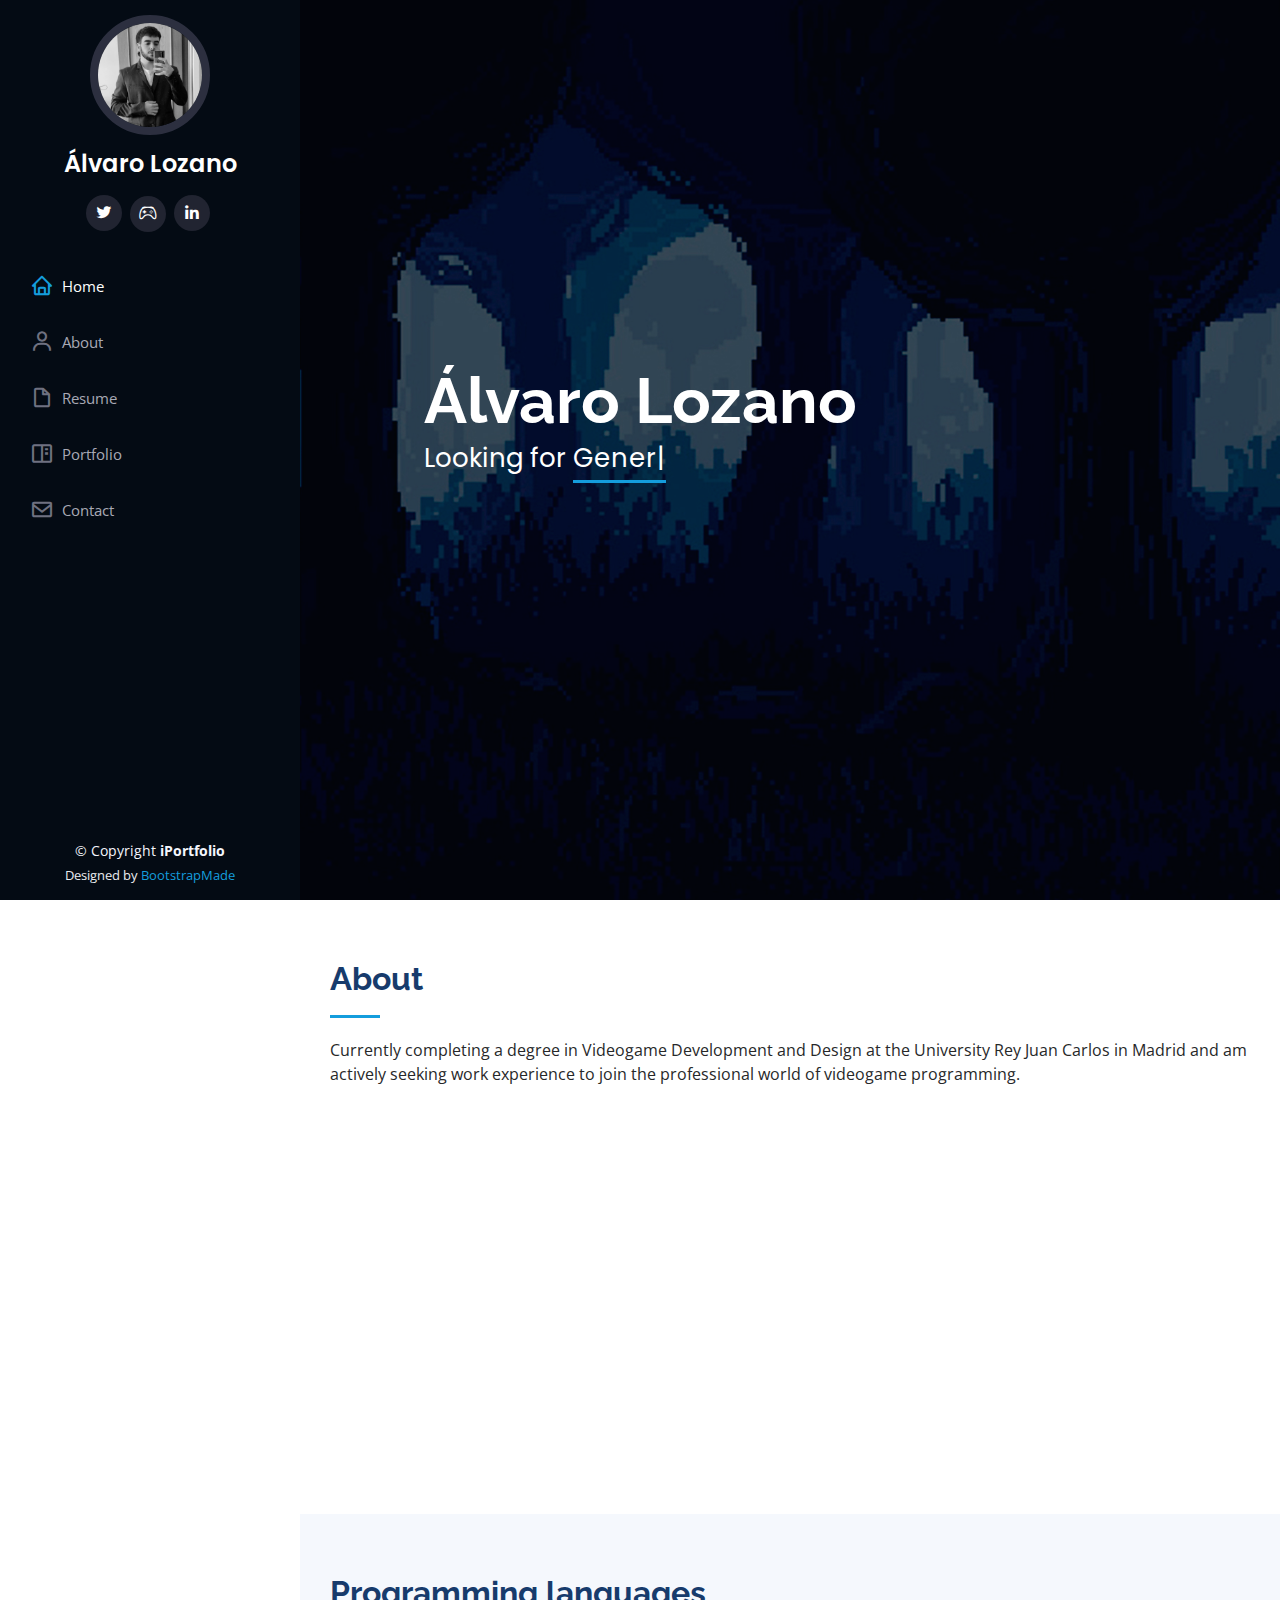
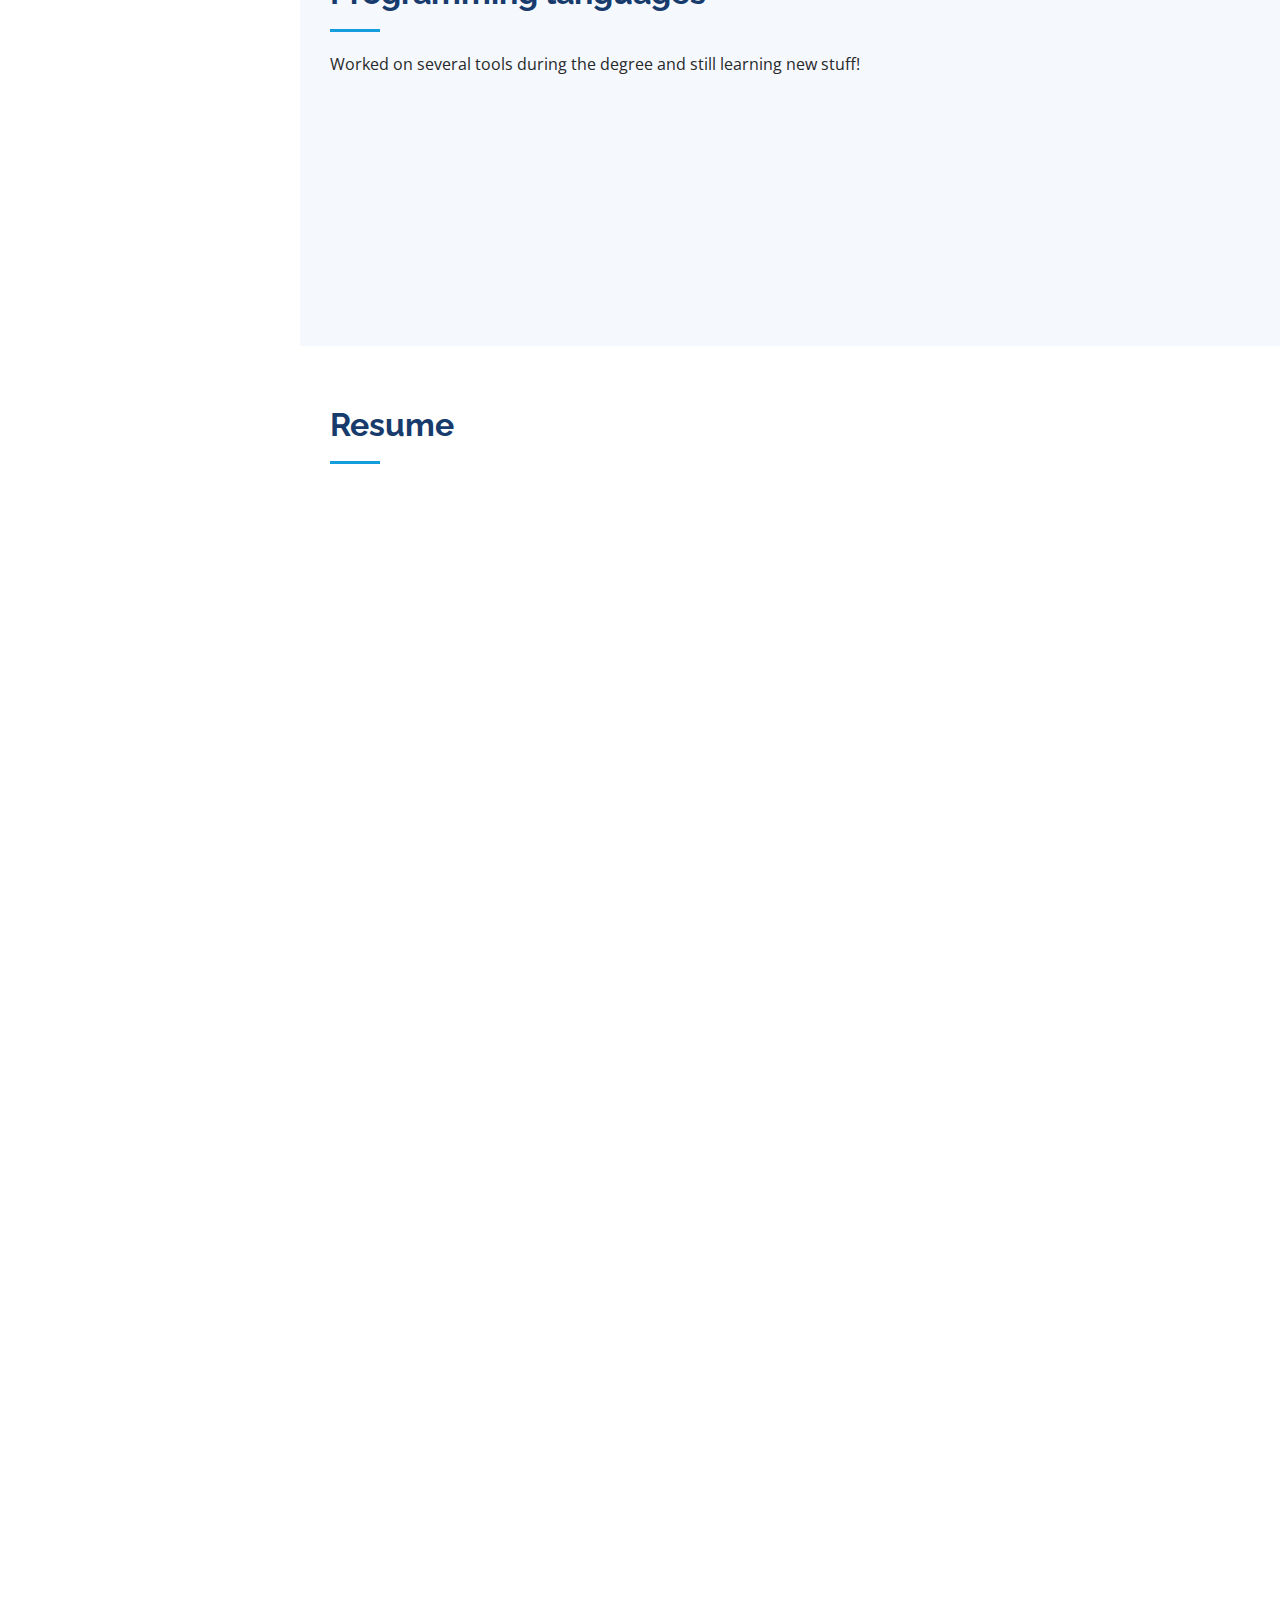
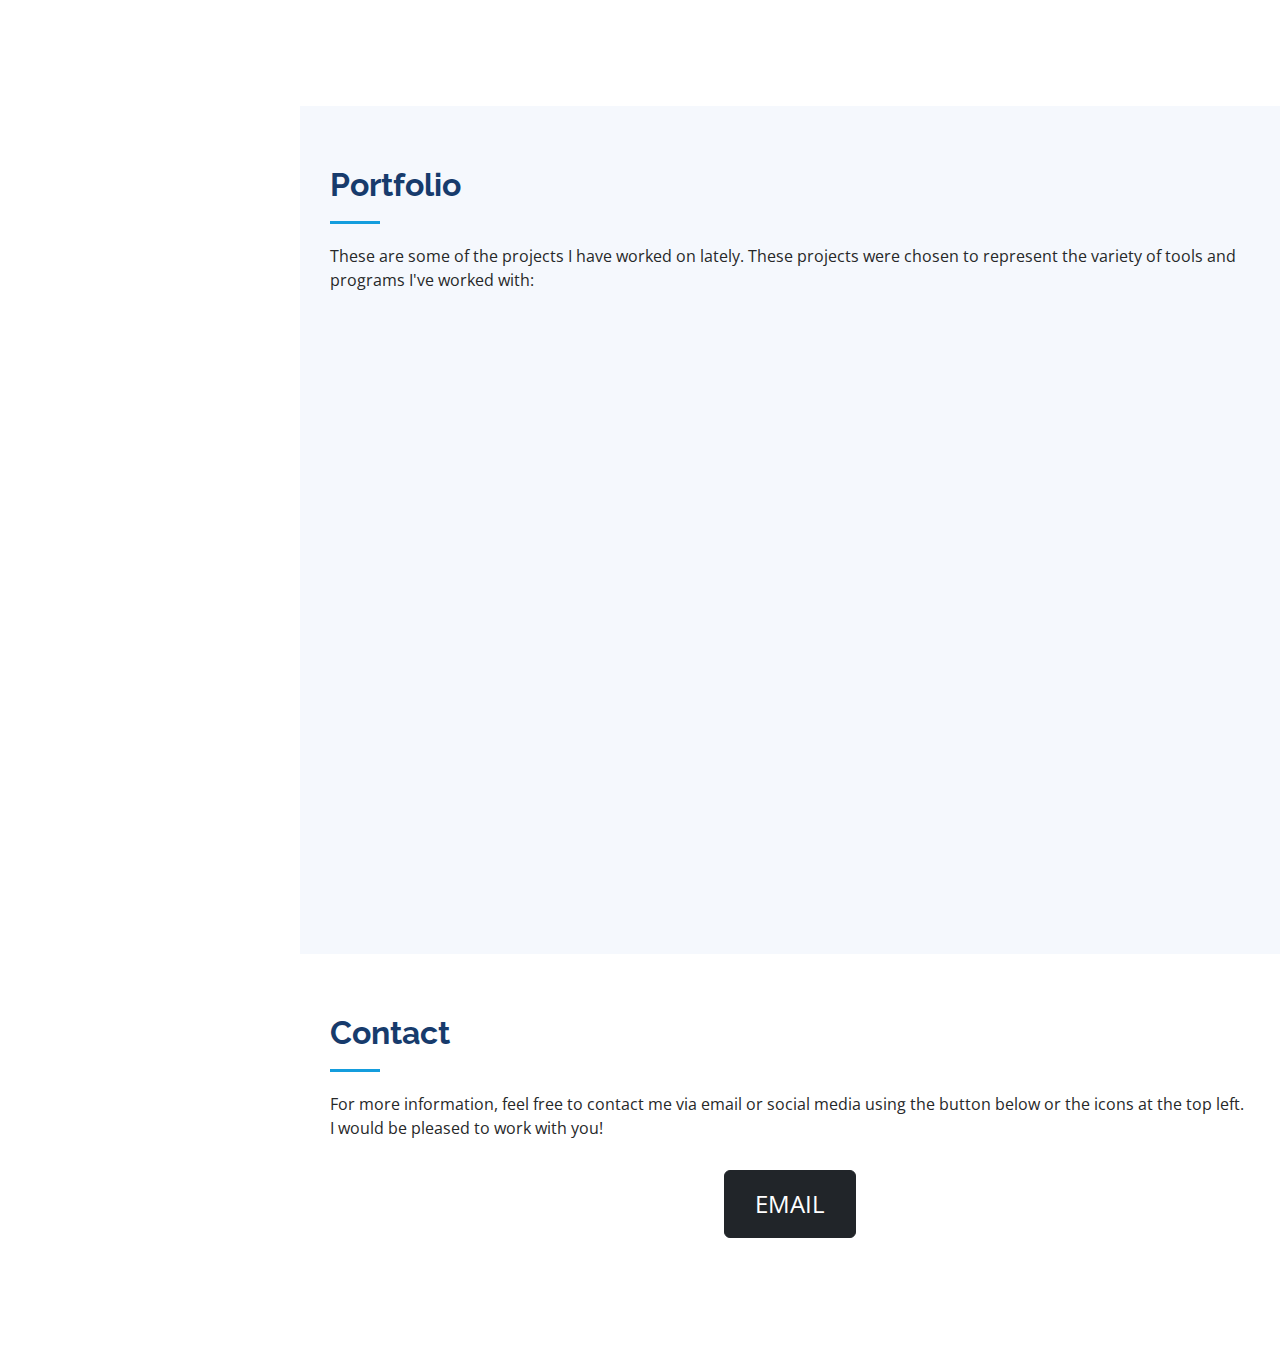
<file: index.html>
<!DOCTYPE html>
<html lang="en">

<head>
  <meta charset="utf-8">
  <meta content="width=device-width, initial-scale=1.0" name="viewport">

  <title>Álvaro Lozano portfolio and resume</title>
  <meta content="" name="description">
  <meta content="" name="keywords">

  <!-- Favicons -->
  <link href="assets/img/favicon.png" rel="icon">
  <link href="assets/img/apple-touch-icon.png" rel="apple-touch-icon">

  <!-- Google Fonts -->
  <link href="https://fonts.googleapis.com/css?family=Open+Sans:300,300i,400,400i,600,600i,700,700i|Raleway:300,300i,400,400i,500,500i,600,600i,700,700i|Poppins:300,300i,400,400i,500,500i,600,600i,700,700i" rel="stylesheet">

  <!-- Vendor CSS Files -->
  <link href="assets/vendor/aos/aos.css" rel="stylesheet">
  <link href="assets/vendor/bootstrap/css/bootstrap.min.css" rel="stylesheet">
  <link href="assets/vendor/bootstrap-icons/bootstrap-icons.css" rel="stylesheet">
  <link href="assets/vendor/boxicons/css/boxicons.min.css" rel="stylesheet">
  <link href="assets/vendor/glightbox/css/glightbox.min.css" rel="stylesheet">
  <link href="assets/vendor/swiper/swiper-bundle.min.css" rel="stylesheet">

  <!-- Template Main CSS File -->
  <link href="assets/css/style.css" rel="stylesheet">

  <!-- =======================================================
  * Template Name: iPortfolio
  * Updated: Jan 29 2024 with Bootstrap v5.3.2
  * Template URL: https://bootstrapmade.com/iportfolio-bootstrap-portfolio-websites-template/
  * Author: BootstrapMade.com
  * License: https://bootstrapmade.com/license/
  ======================================================== -->
</head>

<body>

  <!-- ======= Mobile nav toggle button ======= -->
  <i class="bi bi-list mobile-nav-toggle d-xl-none"></i>

  <!-- ======= Header ======= -->
  <header id="header">
    <div class="d-flex flex-column">

      <div class="profile">
        <img src="assets/img/profile-img.jpg" alt="" class="img-fluid rounded-circle">
        <h1 class="text-light"><a href="index.html">Álvaro Lozano</a></h1>
        <div class="social-links mt-3 text-center">
          <a href="https://twitter.com/LozanoGameDev" class="twitter"><i class="bx bxl-twitter"></i></a>
          <a href="https://lozgamedev.itch.io" class="itch.io"><i class="bi bi-controller"></i></a>
          <a href="https://www.linkedin.com/in/alvaro-lozano-de-osma-3a2522146/" class="linkedin"><i class="bx bxl-linkedin"></i></a>
        </div>
      </div>

      <nav id="navbar" class="nav-menu navbar">
        <ul>
          <li><a href="#hero" class="nav-link scrollto active"><i class="bx bx-home"></i> <span>Home</span></a></li>
          <li><a href="#about" class="nav-link scrollto"><i class="bx bx-user"></i> <span>About</span></a></li>
          <li><a href="#resume" class="nav-link scrollto"><i class="bx bx-file-blank"></i> <span>Resume</span></a></li>
          <li><a href="#portfolio" class="nav-link scrollto"><i class="bx bx-book-content"></i> <span>Portfolio</span></a></li>
          <li><a href="#contact" class="nav-link scrollto"><i class="bx bx-envelope"></i> <span>Contact</span></a></li>
        </ul>
      </nav><!-- .nav-menu -->
    </div>
  </header><!-- End Header -->

  <!-- ======= Hero Section ======= -->
  <section id="hero" class="d-flex flex-column justify-content-center align-items-center">
    <div class="hero-container" data-aos="fade-in">
      <h1>Álvaro Lozano</h1>
      <p>Looking for  <span class="typed" data-typed-items="General Purpose Programmer, Videogame Programmer"></span></p>
    </div>
  </section><!-- End Hero -->

  <main id="main">

    <!-- ======= About Section ======= -->
    <section id="about" class="about">
      <div class="container">

        <div class="section-title">
          <h2>About</h2>
          <p>Currently completing a degree in Videogame Development and Design at the University Rey Juan Carlos in Madrid and am actively seeking work experience to join the professional world of videogame programming.</p>
        </div>

        <div class="row">
          <div style="text-align: center;" class="col-lg-6" data-aos="fade-right">
            <img src="assets/img/Profile2.jpeg" class="img-fluid" alt="">
          </div>
        </div>

      </div>
    </section><!-- End About Section -->


    <!-- ======= Skills Section ======= -->
    <section id="skills" class="skills section-bg">
      <div class="container">

        <div class="section-title">
          <h2>Programming languages</h2>
          <p>Worked on several tools during the degree and still learning new stuff!</p>
        </div>

        <div class="row skills-content">

          <div class="col-lg-6" data-aos="fade-up">

            <div class="progress">
              <span class="skill">HTML/CSS/JAVASCRIPT<i class="val">60%</i></span>
              <div class="progress-bar-wrap">
                <div class="progress-bar" role="progressbar" aria-valuenow="60" aria-valuemin="0" aria-valuemax="100"></div>
              </div>
            </div>

            <div class="progress">
              <span class="skill">C <i class="val">30%</i></span>
              <div class="progress-bar-wrap">
                <div class="progress-bar" role="progressbar" aria-valuenow="30" aria-valuemin="0" aria-valuemax="100"></div>
              </div>
            </div>

            <div class="progress">
              <span class="skill">C++<i class="val">50%</i></span>
              <div class="progress-bar-wrap">
                <div class="progress-bar" role="progressbar" aria-valuenow="50" aria-valuemin="0" aria-valuemax="100"></div>
              </div>
            </div>

          </div>

          <div class="col-lg-6" data-aos="fade-up" data-aos-delay="100">

            <div class="progress">
              <span class="skill">C# <i class="val">75%</i></span>
              <div class="progress-bar-wrap">
                <div class="progress-bar" role="progressbar" aria-valuenow="75" aria-valuemin="0" aria-valuemax="100"></div>
              </div>
            </div>

            <div class="progress">
              <span class="skill">Python <i class="val">20%</i></span>
              <div class="progress-bar-wrap">
                <div class="progress-bar" role="progressbar" aria-valuenow="20" aria-valuemin="0" aria-valuemax="100"></div>
              </div>
            </div>

            <div class="progress">
              <span class="skill">Java <i class="val">30%</i></span>
              <div class="progress-bar-wrap">
                <div class="progress-bar" role="progressbar" aria-valuenow="30" aria-valuemin="0" aria-valuemax="100"></div>
              </div>
            </div>

          </div>

        </div>

      </div>
    </section><!-- End Skills Section -->

    <!-- ======= Resume Section ======= -->
    <section id="resume" class="resume">
      <div class="container">

        <div class="section-title">
          <h2>Resume</h2>
        </div>

        <div class="row">
          <div class="col-lg-6" data-aos="fade-up">
            <h3 class="resume-title">Sumary</h3>
            <div class="resume-item pb-0">
              <h4>Álvaro Lozano</h4>
              <p><em>Degree student looking for expierence in the programming field (preferably on the videogame programming industry)</em></p>
              <ul>
                <li>Madrid</li>
                <li>+34 661 633 848</li>
                <li>alvarolozano16@gmail.com</li>
              </ul>
            </div>

            <h3 class="resume-title">Education</h3>
            <div class="resume-item">
              <h4>Science High School diploma</h4>
              <h5>2018 - 2020</h5>
              <p><em>IES Máximo Trueba, Madrid</em></p>
            </div>

            <div class="resume-item">
              <h4>Cursing a degree on Videogame development and design</h4>
              <h5>2020 - Ongoing</h5>
              <p><em>University Rey Juan Carlos, Madrid</em></p>
            </div>
            
            <h3 class="resume-title">Skills</h3>
            <div class="resume-item">
              <h4>General Skills</h4>
              <ul>
                <li>Experience with long-term projects</li>
                <li>Experience working in auto-organised teams managed with with agile techniques like Kanban or Scrum</li>
                <li>Knowledge on Human-Computer Interaction and quality assurance techniques</li>
              </ul>
            </div>

          </div>
          
          <div class="col-lg-6" data-aos="fade-up" data-aos-delay="100">
            <h3 class="resume-title">Programming Skills</h3>
            <div class="resume-item">
              <h4>General Programming Skills</h4>
              <ul>
                <li>Use of polymorphism and inheritance to ensure code quality.</li>
                <li>Use of design patterns like singleton, observer, object pool, state, etc. to avoid code repetition.</li>
                <li>Knowledge of common algorithms like A*, Prim, Dijkstra, and understanding of Machine Learning techniques such as neural networks, decision trees, or deep learning.</li>
                <li>Design and manipulation of databases using specific interfaces and code with APIs.</li>
              </ul>
            </div>
            <div class="resume-item">
              <h4>Specific Programming Skills</h4>
              <ul>
                <li>Use of programming interfaces for the creation of web pages</li>
                <li>Use of CUDA for general purpouse programming in GPU</li>
                <li>Use of network related tools to pass packages between devices with API REST and WebSockets</li>
                <li>Experience with AR oriented tools like ArUco</li>
                <li>Creation of multiplatform applications on mobile devices in Android Studio using Flutter and Unity</li>
              </ul>
            </div>
            <div class="resume-item">
              <h4>Videogame-Oriented Programming Skills</h4>
              <ul>
                <li>Use of graphic APIs like OpenGL for creating simple shaders and applications.</li>
                <li>Creation of videogames for the web directly in JavaScript, using web-only graphics engines like Phaser and multiplatform engines like Unity.</li>
                <li>Creation of videogames for mobile devices using the specific sensors of the device in Unity.</li>
                <li>Creation of virtual reality videogames using Unity.</li>
                <li>Use of a basic C++ custom graphics engine and addition of modules to create a simple videogame.</li>
                <li>Knowledge of basic multiplayer videogame programming with C# in Unity.</li>
              </ul>
            </div>
          </div>
        </div>

      </div>
    </section><!-- End Resume Section -->

    <!-- ======= Portfolio Section ======= -->
    <section id="portfolio" class="portfolio section-bg">
      <div class="container">

        <div class="section-title">
          <h2>Portfolio</h2>
          <p>These are some of the projects I have worked on lately. These projects were chosen to represent the variety of tools and programs I've worked with:</p>
        </div>

        <div class="row" data-aos="fade-up">
          <div class="col-lg-12 d-flex justify-content-center">
            <ul id="portfolio-flters">
              <li data-filter="*" class="filter-active">All</li>
              <li data-filter=".filter-app">Games</li>
              <li data-filter=".filter-card">Proyects</li>
            </ul>
          </div>
        </div>

        <div class="row portfolio-container" data-aos="fade-up" data-aos-delay="100">

          <div class="col-lg-4 col-md-6 portfolio-item filter-app">
            <div class="portfolio-wrap">
              <img src="assets/img/portfolio/portfolio-1.jpg" class="img-fluid" alt="">
              <div class="portfolio-links">
                <a href="assets/img/portfolio/portfolio-1.jpg" data-gallery="portfolioGallery" class="portfolio-lightbox" title="Beyond the Trees"><i class="bx bx-plus"></i></a>
                <a href="portfolio-details.html" title="More Details"><i class="bx bx-link"></i></a>
              </div>
            </div>
          </div>

          <div class="col-lg-4 col-md-6 portfolio-item filter-app">
            <div class="portfolio-wrap">
              <img src="assets/img/portfolio/portfolio-2.jpg" class="img-fluid" alt="">
              <div class="portfolio-links">
                <a href="assets/img/portfolio/portfolio-2.jpg" data-gallery="portfolioGallery" class="portfolio-lightbox" title="Bomb Out"><i class="bx bx-plus"></i></a>
                <a href="portfolio-details-bombout.html" title="More Details"><i class="bx bx-link"></i></a>
              </div>
            </div>
          </div>

          <div class="col-lg-4 col-md-6 portfolio-item filter-app">
            <div class="portfolio-wrap">
              <img src="assets/img/portfolio/portfolio-3.jpg" class="img-fluid" alt="">
              <div class="portfolio-links">
                <a href="assets/img/portfolio/portfolio-3.jpg" data-gallery="portfolioGallery" class="portfolio-lightbox" title="Stoptime"><i class="bx bx-plus"></i></a>
                <a href="portfolio-details-proyectVR.html" title="More Details"><i class="bx bx-link"></i></a>
              </div>
            </div>
          </div>

          <div class="col-lg-4 col-md-6 portfolio-item filter-card">
            <div class="portfolio-wrap">
              <img src="assets/img/portfolio/portfolio-4.jpg" class="img-fluid" alt="">
              <div class="portfolio-links">
                <a href="assets/img/portfolio/portfolio-4.jpg" data-gallery="portfolioGallery" class="portfolio-lightbox" title="Demo created on OpenGL"><i class="bx bx-plus"></i></a>
                <a href="portfolio-details-projectOGL.html" title="More Details"><i class="bx bx-link"></i></a>
              </div>
            </div>
          </div>

          <div class="col-lg-4 col-md-6 portfolio-item filter-card">
            <div class="portfolio-wrap">
              <img src="assets/img/portfolio/portfolio-5.jpg" class="img-fluid" alt="">
              <div class="portfolio-links">
                <a href="assets/img/portfolio/portfolio-5.jpg" data-gallery="portfolioGallery" class="portfolio-lightbox" title="C++ demo videogame"><i class="bx bx-plus"></i></a>
                <a href="portfolio-details-CustomMotor.html" title="More Details"><i class="bx bx-link"></i></a>
              </div>
            </div>
          </div>

          <div class="col-lg-4 col-md-6 portfolio-item filter-app">
            <div class="portfolio-wrap">
              <img src="assets/img/portfolio/portfolio-6.jpg" class="img-fluid" alt="">
              <div class="portfolio-links">
                <a href="assets/img/portfolio/portfolio-6.jpg" data-gallery="portfolioGallery" class="portfolio-lightbox" title="Froggy Ware"><i class="bx bx-plus"></i></a>
                <a href="portfolio-details-FW.html" title="More Details"><i class="bx bx-link"></i></a>
              </div>
            </div>
          </div>
        </div>

      </div>
    </section><!-- End Portfolio Section -->

    <!-- ======= Contact Section ======= -->
    <section id="contact" class="contact">
      <div class="container">

        <div class="section-title">
          <h2>Contact</h2>
          <p>For more information, feel free to contact me via email or social media using the button below or the icons at the top left. I would be pleased to work with you!</p>
        </div>
        <div style="text-align: center;">
          <a class="btn btn-xl btn-dark" href="mailto:alvarolozano16@gmail.com" style="font-size: 24px; padding: 15px 30px;">EMAIL</a>
      </div>

        </div>
        </div>

      </div>
    </section><!-- End Contact Section -->

  </main><!-- End #main -->

  <!-- ======= Footer ======= -->
  <footer id="footer">
    <div class="container">
      <div class="copyright">
        &copy; Copyright <strong><span>iPortfolio</span></strong>
      </div>
      <div class="credits">
        <!-- All the links in the footer should remain intact. -->
        <!-- You can delete the links only if you purchased the pro version. -->
        <!-- Licensing information: https://bootstrapmade.com/license/ -->
        <!-- Purchase the pro version with working PHP/AJAX contact form: https://bootstrapmade.com/iportfolio-bootstrap-portfolio-websites-template/ -->
        Designed by <a href="https://bootstrapmade.com/">BootstrapMade</a>
      </div>
    </div>
  </footer><!-- End  Footer -->

  <a href="#" class="back-to-top d-flex align-items-center justify-content-center"><i class="bi bi-arrow-up-short"></i></a>

  <!-- Vendor JS Files -->
  <script src="assets/vendor/purecounter/purecounter_vanilla.js"></script>
  <script src="assets/vendor/aos/aos.js"></script>
  <script src="assets/vendor/bootstrap/js/bootstrap.bundle.min.js"></script>
  <script src="assets/vendor/glightbox/js/glightbox.min.js"></script>
  <script src="assets/vendor/isotope-layout/isotope.pkgd.min.js"></script>
  <script src="assets/vendor/swiper/swiper-bundle.min.js"></script>
  <script src="assets/vendor/typed.js/typed.umd.js"></script>
  <script src="assets/vendor/waypoints/noframework.waypoints.js"></script>
  <script src="assets/vendor/php-email-form/validate.js"></script>

  <!-- Template Main JS File -->
  <script src="assets/js/main.js"></script>

</body>

</html>
</file>
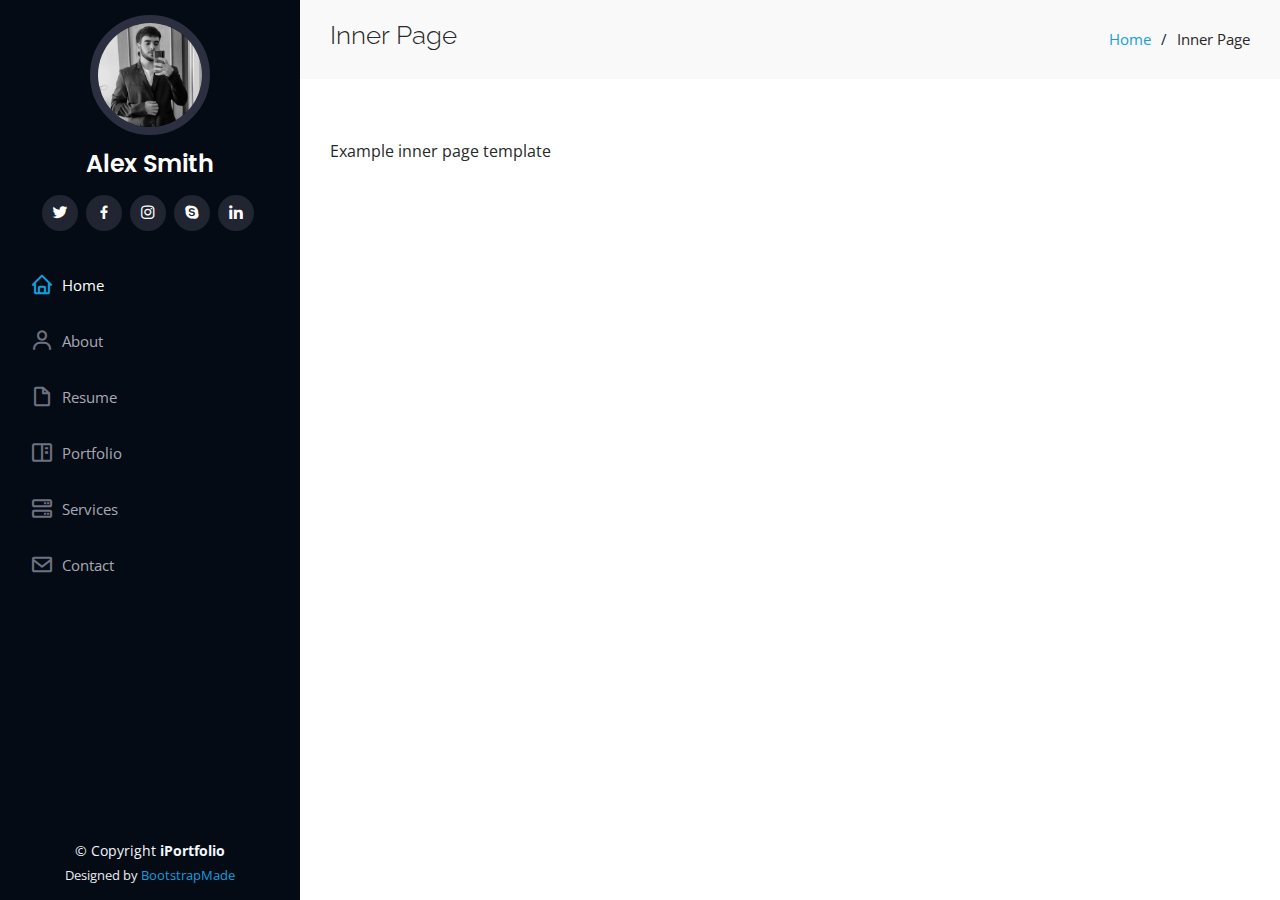
<file: inner-page.html>
<!DOCTYPE html>
<html lang="en">

<head>
  <meta charset="utf-8">
  <meta content="width=device-width, initial-scale=1.0" name="viewport">

  <title>Inner Page - iPortfolio Bootstrap Template</title>
  <meta content="" name="description">
  <meta content="" name="keywords">

  <!-- Favicons -->
  <link href="assets/img/favicon.png" rel="icon">
  <link href="assets/img/apple-touch-icon.png" rel="apple-touch-icon">

  <!-- Google Fonts -->
  <link href="https://fonts.googleapis.com/css?family=Open+Sans:300,300i,400,400i,600,600i,700,700i|Raleway:300,300i,400,400i,500,500i,600,600i,700,700i|Poppins:300,300i,400,400i,500,500i,600,600i,700,700i" rel="stylesheet">

  <!-- Vendor CSS Files -->
  <link href="assets/vendor/aos/aos.css" rel="stylesheet">
  <link href="assets/vendor/bootstrap/css/bootstrap.min.css" rel="stylesheet">
  <link href="assets/vendor/bootstrap-icons/bootstrap-icons.css" rel="stylesheet">
  <link href="assets/vendor/boxicons/css/boxicons.min.css" rel="stylesheet">
  <link href="assets/vendor/glightbox/css/glightbox.min.css" rel="stylesheet">
  <link href="assets/vendor/swiper/swiper-bundle.min.css" rel="stylesheet">

  <!-- Template Main CSS File -->
  <link href="assets/css/style.css" rel="stylesheet">

  <!-- =======================================================
  * Template Name: iPortfolio
  * Updated: Jan 29 2024 with Bootstrap v5.3.2
  * Template URL: https://bootstrapmade.com/iportfolio-bootstrap-portfolio-websites-template/
  * Author: BootstrapMade.com
  * License: https://bootstrapmade.com/license/
  ======================================================== -->
</head>

<body>

  <!-- ======= Mobile nav toggle button ======= -->
  <i class="bi bi-list mobile-nav-toggle d-xl-none"></i>

  <!-- ======= Header ======= -->
  <header id="header">
    <div class="d-flex flex-column">

      <div class="profile">
        <img src="assets/img/profile-img.jpg" alt="" class="img-fluid rounded-circle">
        <h1 class="text-light"><a href="index.html">Alex Smith</a></h1>
        <div class="social-links mt-3 text-center">
          <a href="#" class="twitter"><i class="bx bxl-twitter"></i></a>
          <a href="#" class="facebook"><i class="bx bxl-facebook"></i></a>
          <a href="#" class="instagram"><i class="bx bxl-instagram"></i></a>
          <a href="#" class="google-plus"><i class="bx bxl-skype"></i></a>
          <a href="#" class="linkedin"><i class="bx bxl-linkedin"></i></a>
        </div>
      </div>

      <nav id="navbar" class="nav-menu navbar">
        <ul>
          <li><a href="#hero" class="nav-link scrollto active"><i class="bx bx-home"></i> <span>Home</span></a></li>
          <li><a href="#about" class="nav-link scrollto"><i class="bx bx-user"></i> <span>About</span></a></li>
          <li><a href="#resume" class="nav-link scrollto"><i class="bx bx-file-blank"></i> <span>Resume</span></a></li>
          <li><a href="#portfolio" class="nav-link scrollto"><i class="bx bx-book-content"></i> <span>Portfolio</span></a></li>
          <li><a href="#services" class="nav-link scrollto"><i class="bx bx-server"></i> <span>Services</span></a></li>
          <li><a href="#contact" class="nav-link scrollto"><i class="bx bx-envelope"></i> <span>Contact</span></a></li>
        </ul>
      </nav><!-- .nav-menu -->
    </div>
  </header><!-- End Header -->

  <main id="main">

    <!-- ======= Breadcrumbs ======= -->
    <section class="breadcrumbs">
      <div class="container">

        <div class="d-flex justify-content-between align-items-center">
          <h2>Inner Page</h2>
          <ol>
            <li><a href="index.html">Home</a></li>
            <li>Inner Page</li>
          </ol>
        </div>

      </div>
    </section><!-- End Breadcrumbs -->

    <section class="inner-page">
      <div class="container">
        <p>
          Example inner page template
        </p>
      </div>
    </section>

  </main><!-- End #main -->

  <!-- ======= Footer ======= -->
  <footer id="footer">
    <div class="container">
      <div class="copyright">
        &copy; Copyright <strong><span>iPortfolio</span></strong>
      </div>
      <div class="credits">
        <!-- All the links in the footer should remain intact. -->
        <!-- You can delete the links only if you purchased the pro version. -->
        <!-- Licensing information: https://bootstrapmade.com/license/ -->
        <!-- Purchase the pro version with working PHP/AJAX contact form: https://bootstrapmade.com/iportfolio-bootstrap-portfolio-websites-template/ -->
        Designed by <a href="https://bootstrapmade.com/">BootstrapMade</a>
      </div>
    </div>
  </footer><!-- End  Footer -->

  <a href="#" class="back-to-top d-flex align-items-center justify-content-center"><i class="bi bi-arrow-up-short"></i></a>

  <!-- Vendor JS Files -->
  <script src="assets/vendor/purecounter/purecounter_vanilla.js"></script>
  <script src="assets/vendor/aos/aos.js"></script>
  <script src="assets/vendor/bootstrap/js/bootstrap.bundle.min.js"></script>
  <script src="assets/vendor/glightbox/js/glightbox.min.js"></script>
  <script src="assets/vendor/isotope-layout/isotope.pkgd.min.js"></script>
  <script src="assets/vendor/swiper/swiper-bundle.min.js"></script>
  <script src="assets/vendor/typed.js/typed.umd.js"></script>
  <script src="assets/vendor/waypoints/noframework.waypoints.js"></script>
  <script src="assets/vendor/php-email-form/validate.js"></script>

  <!-- Template Main JS File -->
  <script src="assets/js/main.js"></script>

</body>

</html>
</file>
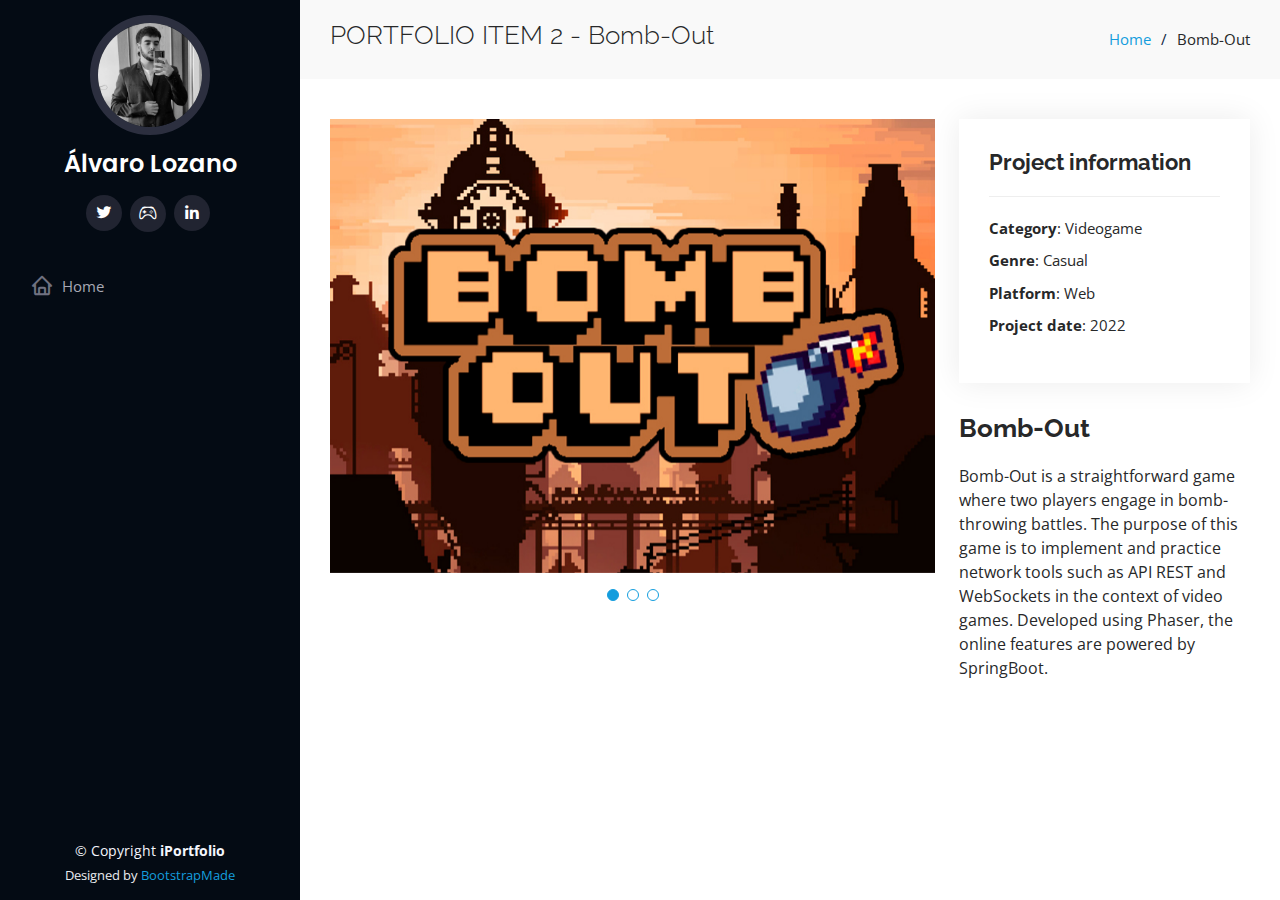
<file: portfolio-details-bombout.html>
<!DOCTYPE html>
<html lang="en">

<head>
  <meta charset="utf-8">
  <meta content="width=device-width, initial-scale=1.0" name="viewport">

  <title>Portfolio Details - iPortfolio Bootstrap Template</title>
  <meta content="" name="description">
  <meta content="" name="keywords">

  <!-- Favicons -->
  <link href="assets/img/favicon.png" rel="icon">
  <link href="assets/img/apple-touch-icon.png" rel="apple-touch-icon">

  <!-- Google Fonts -->
  <link href="https://fonts.googleapis.com/css?family=Open+Sans:300,300i,400,400i,600,600i,700,700i|Raleway:300,300i,400,400i,500,500i,600,600i,700,700i|Poppins:300,300i,400,400i,500,500i,600,600i,700,700i" rel="stylesheet">

  <!-- Vendor CSS Files -->
  <link href="assets/vendor/aos/aos.css" rel="stylesheet">
  <link href="assets/vendor/bootstrap/css/bootstrap.min.css" rel="stylesheet">
  <link href="assets/vendor/bootstrap-icons/bootstrap-icons.css" rel="stylesheet">
  <link href="assets/vendor/boxicons/css/boxicons.min.css" rel="stylesheet">
  <link href="assets/vendor/glightbox/css/glightbox.min.css" rel="stylesheet">
  <link href="assets/vendor/swiper/swiper-bundle.min.css" rel="stylesheet">

  <!-- Template Main CSS File -->
  <link href="assets/css/style.css" rel="stylesheet">

  <!-- =======================================================
  * Template Name: iPortfolio
  * Updated: Jan 29 2024 with Bootstrap v5.3.2
  * Template URL: https://bootstrapmade.com/iportfolio-bootstrap-portfolio-websites-template/
  * Author: BootstrapMade.com
  * License: https://bootstrapmade.com/license/
  ======================================================== -->
</head>

<body>

  <!-- ======= Mobile nav toggle button ======= -->
  <i class="bi bi-list mobile-nav-toggle d-xl-none"></i>

  <!-- ======= Header ======= -->
  <header id="header">
    <div class="d-flex flex-column">

      <div class="profile">
        <img src="assets/img/profile-img.jpg" alt="" class="img-fluid rounded-circle">
        <h1 class="text-light"><a href="index.html">Álvaro Lozano</a></h1>
        <div class="social-links mt-3 text-center">
          <a href="https://twitter.com/LozanoGameDev" class="twitter"><i class="bx bxl-twitter"></i></a>
          <a href="https://lozgamedev.itch.io" class="itch.io"><i class="bi bi-controller"></i></a>
          <a href="https://www.linkedin.com/in/alvaro-lozano-de-osma-3a2522146/" class="linkedin"><i class="bx bxl-linkedin"></i></a>
        </div>
      </div>

      <nav id="navbar" class="nav-menu navbar">
        <ul>
          <li><a href="index.html"><i class="bx bx-home"></i> <span>Home</span></a></li>

        </ul>
      </nav><!-- .nav-menu -->
    </div>
  </header><!-- End Header -->

  <main id="main">

    <!-- ======= Breadcrumbs ======= -->
    <section id="breadcrumbs" class="breadcrumbs">
      <div class="container">

        <div class="d-flex justify-content-between align-items-center">
          <h2>PORTFOLIO ITEM 2 - Bomb-Out</h2>
          <ol>
            <li><a href="index.html">Home</a></li>
            <li>Bomb-Out</li>
          </ol>
        </div>

      </div>
    </section><!-- End Breadcrumbs -->

    <!-- ======= Portfolio Details Section ======= -->
    <section id="portfolio-details" class="portfolio-details">
      <div class="container">

        <div class="row gy-4">

          <div class="col-lg-8">
            <div class="portfolio-details-slider swiper">
              <div class="swiper-wrapper align-items-center">

                <div class="swiper-slide">
                  <img src="assets/img/portfolio/portfolio-2.jpg" alt="">
                </div>


                <div class="swiper-slide">
                  <img src="assets/img/portfolio/portfolio-details-6.png" alt="">
                </div>
                <div class="swiper-slide">
                    <img src="assets/img/portfolio/portfolio-details-5.gif" alt="">
                  </div>
  
              </div>
              <div class="swiper-pagination"></div>
            </div>
          </div>

          <div class="col-lg-4">
            <div class="portfolio-info">
              <h3>Project information</h3>
              <ul>
                <li><strong>Category</strong>: Videogame</li>
                <li><strong>Genre</strong>: Casual</li>
                <li><strong>Platform</strong>: Web</li>                
                <li><strong>Project date</strong>: 2022</li>
              </ul>
            </div>
            <div class="portfolio-description">
              <h2>Bomb-Out</h2>
              <p>
                Bomb-Out is a straightforward game where two players engage in bomb-throwing battles. The purpose of this game is to implement and practice network tools such as API REST and WebSockets in the context of video games. Developed using Phaser, the online features are powered by SpringBoot.
                
              </p>
            </div>
          </div>

        </div>

      </div>
    </section><!-- End Portfolio Details Section -->

  </main><!-- End #main -->

  <!-- ======= Footer ======= -->
  <footer id="footer">
    <div class="container">
      <div class="copyright">
        &copy; Copyright <strong><span>iPortfolio</span></strong>
      </div>
      <div class="credits">
        <!-- All the links in the footer should remain intact. -->
        <!-- You can delete the links only if you purchased the pro version. -->
        <!-- Licensing information: https://bootstrapmade.com/license/ -->
        <!-- Purchase the pro version with working PHP/AJAX contact form: https://bootstrapmade.com/iportfolio-bootstrap-portfolio-websites-template/ -->
        Designed by <a href="https://bootstrapmade.com/">BootstrapMade</a>
      </div>
    </div>
  </footer><!-- End  Footer -->

  <a href="#" class="back-to-top d-flex align-items-center justify-content-center"><i class="bi bi-arrow-up-short"></i></a>

  <!-- Vendor JS Files -->
  <script src="assets/vendor/purecounter/purecounter_vanilla.js"></script>
  <script src="assets/vendor/aos/aos.js"></script>
  <script src="assets/vendor/bootstrap/js/bootstrap.bundle.min.js"></script>
  <script src="assets/vendor/glightbox/js/glightbox.min.js"></script>
  <script src="assets/vendor/isotope-layout/isotope.pkgd.min.js"></script>
  <script src="assets/vendor/swiper/swiper-bundle.min.js"></script>
  <script src="assets/vendor/typed.js/typed.umd.js"></script>
  <script src="assets/vendor/waypoints/noframework.waypoints.js"></script>
  <script src="assets/vendor/php-email-form/validate.js"></script>

  <!-- Template Main JS File -->
  <script src="assets/js/main.js"></script>

</body>

</html>
</file>
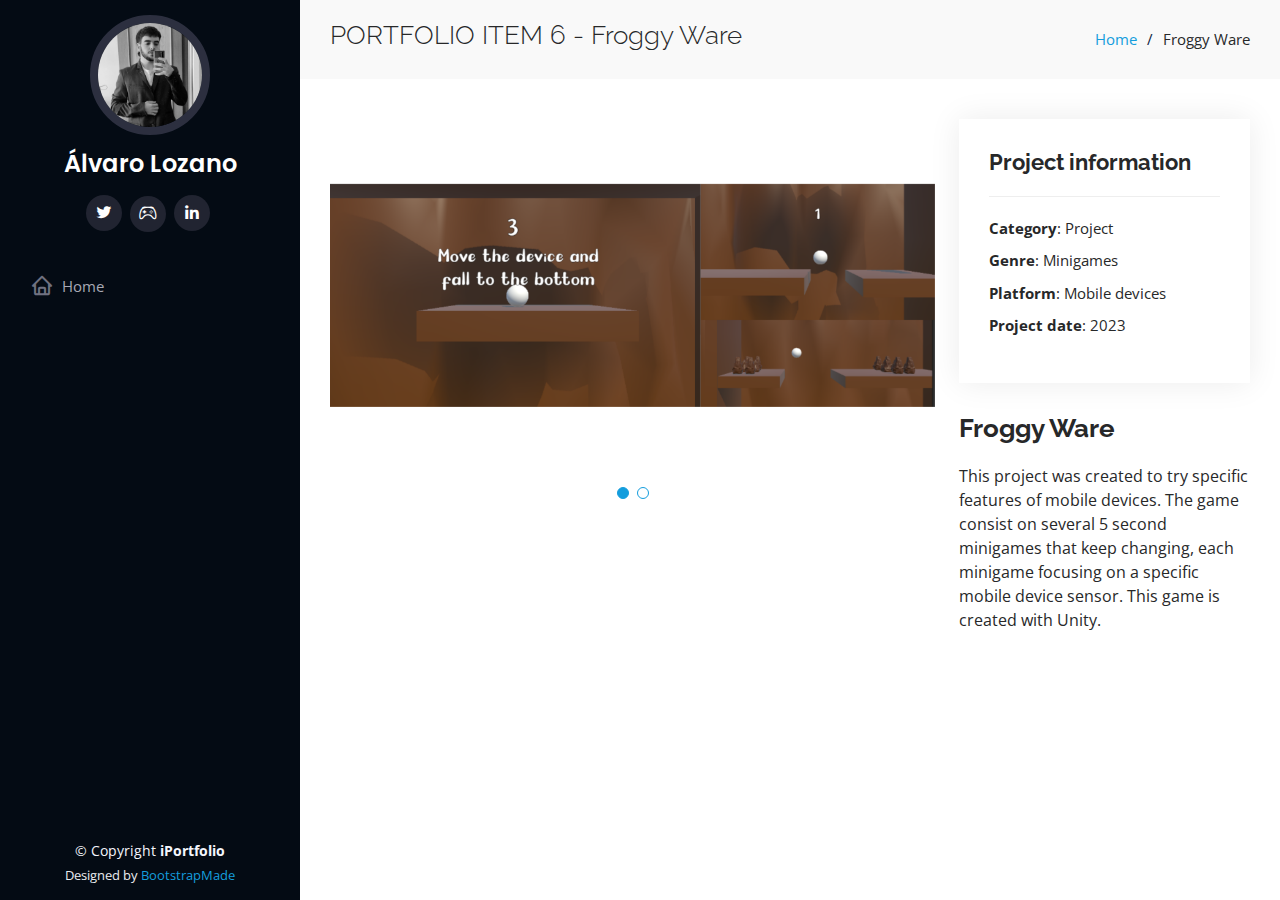
<file: portfolio-details-FW.html>
<!DOCTYPE html>
<html lang="en">

<head>
  <meta charset="utf-8">
  <meta content="width=device-width, initial-scale=1.0" name="viewport">

  <title>Portfolio Details - iPortfolio Bootstrap Template</title>
  <meta content="" name="description">
  <meta content="" name="keywords">

  <!-- Favicons -->
  <link href="assets/img/favicon.png" rel="icon">
  <link href="assets/img/apple-touch-icon.png" rel="apple-touch-icon">

  <!-- Google Fonts -->
  <link href="https://fonts.googleapis.com/css?family=Open+Sans:300,300i,400,400i,600,600i,700,700i|Raleway:300,300i,400,400i,500,500i,600,600i,700,700i|Poppins:300,300i,400,400i,500,500i,600,600i,700,700i" rel="stylesheet">

  <!-- Vendor CSS Files -->
  <link href="assets/vendor/aos/aos.css" rel="stylesheet">
  <link href="assets/vendor/bootstrap/css/bootstrap.min.css" rel="stylesheet">
  <link href="assets/vendor/bootstrap-icons/bootstrap-icons.css" rel="stylesheet">
  <link href="assets/vendor/boxicons/css/boxicons.min.css" rel="stylesheet">
  <link href="assets/vendor/glightbox/css/glightbox.min.css" rel="stylesheet">
  <link href="assets/vendor/swiper/swiper-bundle.min.css" rel="stylesheet">

  <!-- Template Main CSS File -->
  <link href="assets/css/style.css" rel="stylesheet">

  <!-- =======================================================
  * Template Name: iPortfolio
  * Updated: Jan 29 2024 with Bootstrap v5.3.2
  * Template URL: https://bootstrapmade.com/iportfolio-bootstrap-portfolio-websites-template/
  * Author: BootstrapMade.com
  * License: https://bootstrapmade.com/license/
  ======================================================== -->
</head>

<body>

  <!-- ======= Mobile nav toggle button ======= -->
  <i class="bi bi-list mobile-nav-toggle d-xl-none"></i>

  <!-- ======= Header ======= -->
  <header id="header">
    <div class="d-flex flex-column">

      <div class="profile">
        <img src="assets/img/profile-img.jpg" alt="" class="img-fluid rounded-circle">
        <h1 class="text-light"><a href="index.html">Álvaro Lozano</a></h1>
        <div class="social-links mt-3 text-center">
          <a href="https://twitter.com/LozanoGameDev" class="twitter"><i class="bx bxl-twitter"></i></a>
          <a href="https://lozgamedev.itch.io" class="itch.io"><i class="bi bi-controller"></i></a>
          <a href="https://www.linkedin.com/in/alvaro-lozano-de-osma-3a2522146/" class="linkedin"><i class="bx bxl-linkedin"></i></a>
        </div>
      </div>

      <nav id="navbar" class="nav-menu navbar">
        <ul>
          <li><a href="index.html"><i class="bx bx-home"></i> <span>Home</span></a></li>

        </ul>
      </nav><!-- .nav-menu -->
    </div>
  </header><!-- End Header -->

  <main id="main">

    <!-- ======= Breadcrumbs ======= -->
    <section id="breadcrumbs" class="breadcrumbs">
      <div class="container">

        <div class="d-flex justify-content-between align-items-center">
          <h2>PORTFOLIO ITEM 6 - Froggy Ware</h2>
          <ol>
            <li><a href="index.html">Home</a></li>
            <li>Froggy Ware</li>
          </ol>
        </div>

      </div>
    </section><!-- End Breadcrumbs -->

    <!-- ======= Portfolio Details Section ======= -->
    <section id="portfolio-details" class="portfolio-details">
      <div class="container">

        <div class="row gy-4">

          <div class="col-lg-8">
            <div class="portfolio-details-slider swiper">
              <div class="swiper-wrapper align-items-center">

                <div class="swiper-slide">
                  <img src="assets/img/portfolio/FW2.png" alt="">
                </div>              
                <div class="swiper-slide">
                  <img src="assets/img/portfolio/FW4.png" alt="">
                </div>
  
              </div>
              <div class="swiper-pagination"></div>
            </div>
          </div>

          <div class="col-lg-4">
            <div class="portfolio-info">
              <h3>Project information</h3>
              <ul>
                <li><strong>Category</strong>: Project</li>
                <li><strong>Genre</strong>: Minigames </li>                
                <li><strong>Platform</strong>: Mobile devices </li>                
                <li><strong>Project date</strong>: 2023</li>
              </ul>
            </div>
            <div class="portfolio-description">
              <h2>Froggy Ware</h2>
              <p>
                This project was created to try specific features of mobile devices. The game consist on several 5 second minigames that keep changing, each minigame focusing on a specific mobile device sensor. This game is created with Unity.              
              </p>
            </div>
          </div>

        </div>

      </div>
    </section><!-- End Portfolio Details Section -->

  </main><!-- End #main -->

  <!-- ======= Footer ======= -->
  <footer id="footer">
    <div class="container">
      <div class="copyright">
        &copy; Copyright <strong><span>iPortfolio</span></strong>
      </div>
      <div class="credits">
        <!-- All the links in the footer should remain intact. -->
        <!-- You can delete the links only if you purchased the pro version. -->
        <!-- Licensing information: https://bootstrapmade.com/license/ -->
        <!-- Purchase the pro version with working PHP/AJAX contact form: https://bootstrapmade.com/iportfolio-bootstrap-portfolio-websites-template/ -->
        Designed by <a href="https://bootstrapmade.com/">BootstrapMade</a>
      </div>
    </div>
  </footer><!-- End  Footer -->

  <a href="#" class="back-to-top d-flex align-items-center justify-content-center"><i class="bi bi-arrow-up-short"></i></a>

  <!-- Vendor JS Files -->
  <script src="assets/vendor/purecounter/purecounter_vanilla.js"></script>
  <script src="assets/vendor/aos/aos.js"></script>
  <script src="assets/vendor/bootstrap/js/bootstrap.bundle.min.js"></script>
  <script src="assets/vendor/glightbox/js/glightbox.min.js"></script>
  <script src="assets/vendor/isotope-layout/isotope.pkgd.min.js"></script>
  <script src="assets/vendor/swiper/swiper-bundle.min.js"></script>
  <script src="assets/vendor/typed.js/typed.umd.js"></script>
  <script src="assets/vendor/waypoints/noframework.waypoints.js"></script>
  <script src="assets/vendor/php-email-form/validate.js"></script>

  <!-- Template Main JS File -->
  <script src="assets/js/main.js"></script>

</body>

</html>
</file>
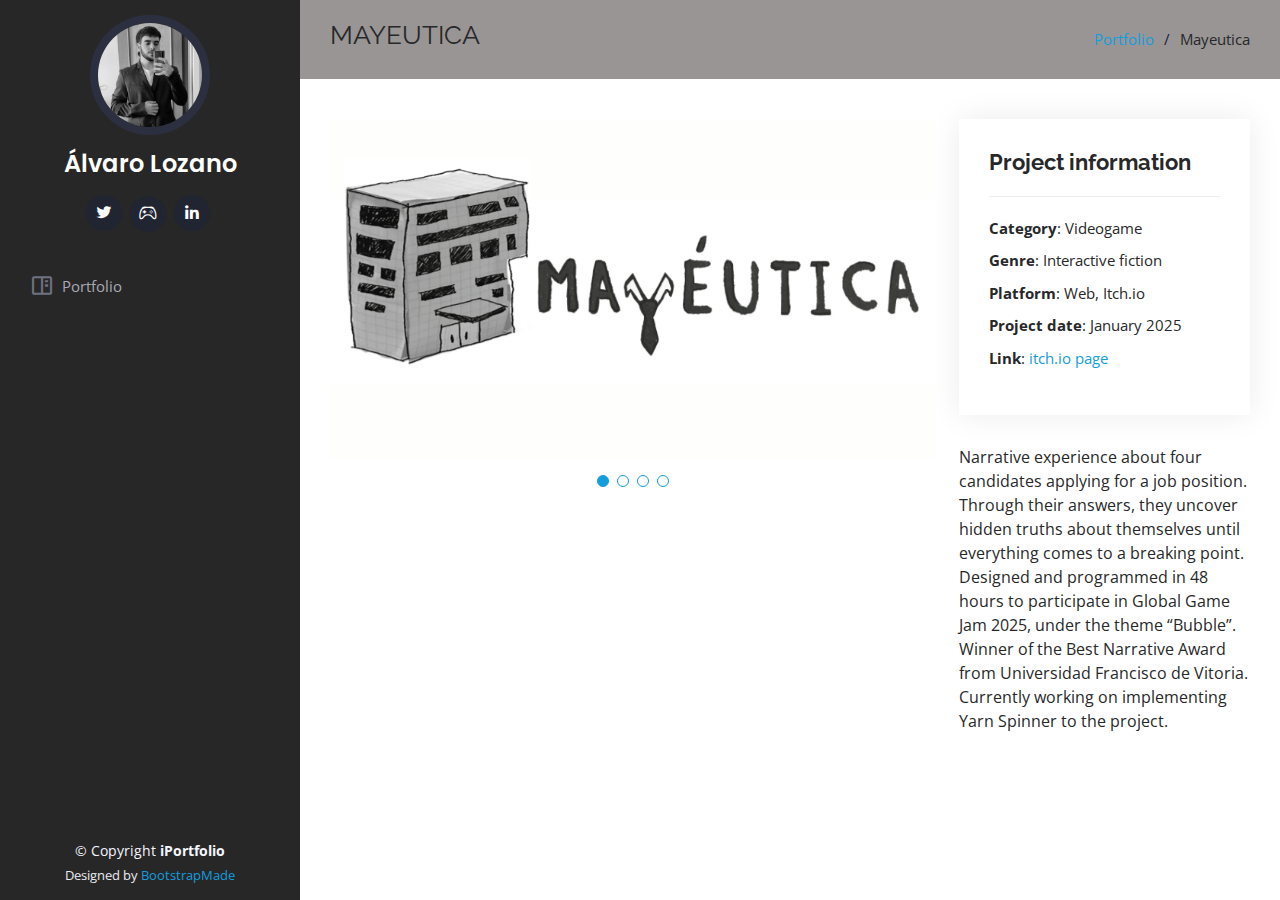
<file: portfolio-details-Mayeutica.html>
<!DOCTYPE html>
<html lang="en">

<head>
  <meta charset="utf-8">
  <meta content="width=device-width, initial-scale=1.0" name="viewport">

  <title>Portfolio - Mayeutica</title>
  <meta content="" name="description">
  <meta content="" name="keywords">

  <!-- Favicons -->
  <link href="assets/img/favicon.png" rel="icon">
  <link href="assets/img/apple-touch-icon.png" rel="apple-touch-icon">

  <!-- Google Fonts -->
  <link href="https://fonts.googleapis.com/css?family=Open+Sans:300,300i,400,400i,600,600i,700,700i|Raleway:300,300i,400,400i,500,500i,600,600i,700,700i|Poppins:300,300i,400,400i,500,500i,600,600i,700,700i" rel="stylesheet">

  <!-- Vendor CSS Files -->
  <link href="assets/vendor/aos/aos.css" rel="stylesheet">
  <link href="assets/vendor/bootstrap/css/bootstrap.min.css" rel="stylesheet">
  <link href="assets/vendor/bootstrap-icons/bootstrap-icons.css" rel="stylesheet">
  <link href="assets/vendor/boxicons/css/boxicons.min.css" rel="stylesheet">
  <link href="assets/vendor/glightbox/css/glightbox.min.css" rel="stylesheet">
  <link href="assets/vendor/swiper/swiper-bundle.min.css" rel="stylesheet">

  <!-- Template Main CSS File -->
  <link href="assets/css/style.css" rel="stylesheet">

  <!-- =======================================================
  * Template Name: iPortfolio
  * Updated: Jan 29 2024 with Bootstrap v5.3.2
  * Template URL: https://bootstrapmade.com/iportfolio-bootstrap-portfolio-websites-template/
  * Author: BootstrapMade.com
  * License: https://bootstrapmade.com/license/
  ======================================================== -->
</head>

<body>

  <!-- ======= Mobile nav toggle button ======= -->
  <i class="bi bi-list mobile-nav-toggle d-xl-none"></i>

  <!-- ======= Header ======= -->
  <header id="header" style="background-color: rgb(39,39,39);">
    <div class="d-flex flex-column">

      <div class="profile">
        <img src="assets/img/profile-img.jpg" alt="" class="img-fluid rounded-circle">
        <h1 class="text-light"><a href="index.html">Álvaro Lozano</a></h1>
        <div class="social-links mt-3 text-center">
          <a href="https://twitter.com/LozanoGameDev" class="twitter"><i class="bx bxl-twitter"></i></a>
          <a href="https://lozgamedev.itch.io" class="itch.io"><i class="bi bi-controller"></i></a>
          <a href="https://www.linkedin.com/in/alvaro-lozano-de-osma-3a2522146/" class="linkedin"><i class="bx bxl-linkedin"></i></a>
        </div>
      </div>

      <nav id="navbar" class="nav-menu navbar">
        <ul>
          <li><a href="index.html#portfolio"><i class="bx bx-book-content"></i> <span>Portfolio</span></a></li>

        </ul>
      </nav><!-- .nav-menu -->
    </div>
  </header><!-- End Header -->

  <main id="main">

    <!-- ======= Breadcrumbs ======= -->
    <section id="breadcrumbs" class="breadcrumbs" style="background-color: rgb(153, 149, 149);">
      <div class="container">

        <div class="d-flex justify-content-between align-items-center">
          <h2><strong>MAYEUTICA</strong></h2>
          <ol>
            <li><a href="index.html#portfolio">Portfolio</a></li>
            <li>Mayeutica</li>
          </ol>
        </div>

      </div>
    </section><!-- End Breadcrumbs -->

    <!-- ======= Portfolio Details Section ======= -->
    <section id="portfolio-details" class="portfolio-details">
      <div class="container">

        <div class="row gy-4">

          <div class="col-lg-8">
            <div class="portfolio-details-slider swiper">
              <div class="swiper-wrapper align-items-center">

                <div class="swiper-slide">
                  <img src="assets/img/portfolio/Portf_May4.jpg" alt="">
                </div>

                <div class="swiper-slide">
                  <img src="assets/img/portfolio/Portf_May1.png" alt="">
                </div>

                <div class="swiper-slide">
                  <img src="assets/img/portfolio/Portf_May3.png" alt="">
                </div>

                <div class="swiper-slide">
                  <img src="assets/img/portfolio/Portf_May2.png" alt="">
                </div>

              </div>
              <div class="swiper-pagination"></div>
            </div>
          </div>

          <div class="col-lg-4">
            <div class="portfolio-info">
              <h3>Project information</h3>
              <ul>
                <li><strong>Category</strong>: Videogame</li>
                <li><strong>Genre</strong>: Interactive fiction</li>
                <li><strong>Platform</strong>: Web, Itch.io </li>                
                <li><strong>Project date</strong>: January 2025</li>
                <li><strong>Link</strong>: <a href="https://robertron.itch.io/mayeutica">itch.io page</a></li>
              </ul>
            </div>
            <div class="portfolio-description">
              <p>
              Narrative experience about four candidates applying for a job position. Through their answers, they uncover hidden truths about themselves until everything comes to a breaking point. Designed and programmed in 48 hours to participate in Global Game Jam 2025, under the theme “Bubble”. Winner of the Best Narrative Award from Universidad Francisco de Vitoria. Currently working on implementing Yarn Spinner to the project.           </p>
            </div>
          </div>

        </div>

      </div>
    </section><!-- End Portfolio Details Section -->

  </main><!-- End #main -->

  <!-- ======= Footer ======= -->
  <footer id="footer" style="background-color: rgb(39, 39, 39);">
    <div class="container">
      <div class="copyright">
        &copy; Copyright <strong><span>iPortfolio</span></strong>
      </div>
      <div class="credits">
        <!-- All the links in the footer should remain intact. -->
        <!-- You can delete the links only if you purchased the pro version. -->
        <!-- Licensing information: https://bootstrapmade.com/license/ -->
        <!-- Purchase the pro version with working PHP/AJAX contact form: https://bootstrapmade.com/iportfolio-bootstrap-portfolio-websites-template/ -->
        Designed by <a href="https://bootstrapmade.com/">BootstrapMade</a>
      </div>
    </div>
  </footer><!-- End  Footer -->

  <a href="#" class="back-to-top d-flex align-items-center justify-content-center"><i class="bi bi-arrow-up-short"></i></a>

  <!-- Vendor JS Files -->
  <script src="assets/vendor/purecounter/purecounter_vanilla.js"></script>
  <script src="assets/vendor/aos/aos.js"></script>
  <script src="assets/vendor/bootstrap/js/bootstrap.bundle.min.js"></script>
  <script src="assets/vendor/glightbox/js/glightbox.min.js"></script>
  <script src="assets/vendor/isotope-layout/isotope.pkgd.min.js"></script>
  <script src="assets/vendor/swiper/swiper-bundle.min.js"></script>
  <script src="assets/vendor/typed.js/typed.umd.js"></script>
  <script src="assets/vendor/waypoints/noframework.waypoints.js"></script>
  <script src="assets/vendor/php-email-form/validate.js"></script>

  <!-- Template Main JS File -->
  <script src="assets/js/main.js"></script>

</body>

</html>
</file>
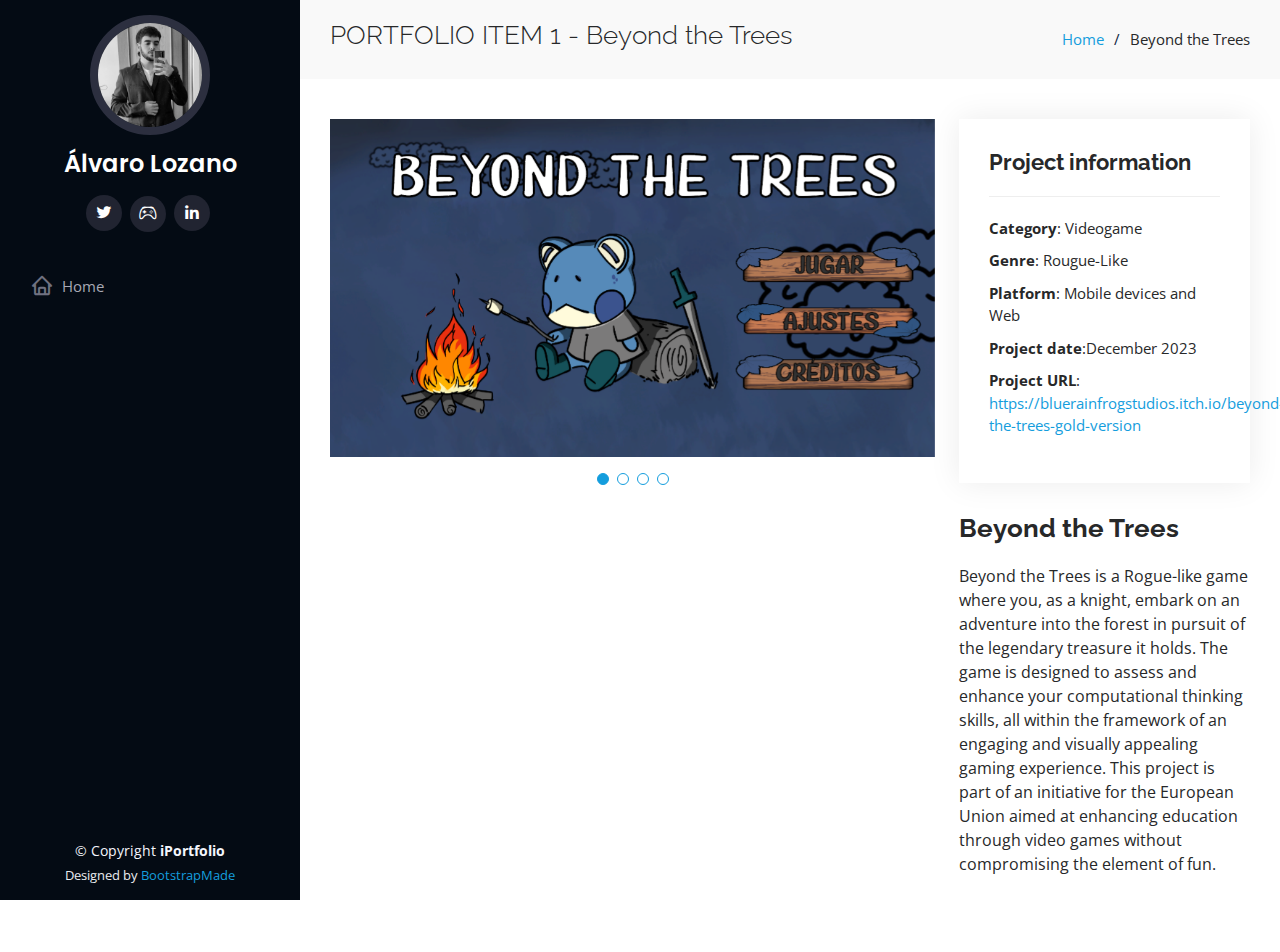
<file: portfolio-details.html>
<!DOCTYPE html>
<html lang="en">

<head>
  <meta charset="utf-8">
  <meta content="width=device-width, initial-scale=1.0" name="viewport">

  <title>Portfolio Details - iPortfolio Bootstrap Template</title>
  <meta content="" name="description">
  <meta content="" name="keywords">

  <!-- Favicons -->
  <link href="assets/img/favicon.png" rel="icon">
  <link href="assets/img/apple-touch-icon.png" rel="apple-touch-icon">

  <!-- Google Fonts -->
  <link href="https://fonts.googleapis.com/css?family=Open+Sans:300,300i,400,400i,600,600i,700,700i|Raleway:300,300i,400,400i,500,500i,600,600i,700,700i|Poppins:300,300i,400,400i,500,500i,600,600i,700,700i" rel="stylesheet">

  <!-- Vendor CSS Files -->
  <link href="assets/vendor/aos/aos.css" rel="stylesheet">
  <link href="assets/vendor/bootstrap/css/bootstrap.min.css" rel="stylesheet">
  <link href="assets/vendor/bootstrap-icons/bootstrap-icons.css" rel="stylesheet">
  <link href="assets/vendor/boxicons/css/boxicons.min.css" rel="stylesheet">
  <link href="assets/vendor/glightbox/css/glightbox.min.css" rel="stylesheet">
  <link href="assets/vendor/swiper/swiper-bundle.min.css" rel="stylesheet">

  <!-- Template Main CSS File -->
  <link href="assets/css/style.css" rel="stylesheet">

  <!-- =======================================================
  * Template Name: iPortfolio
  * Updated: Jan 29 2024 with Bootstrap v5.3.2
  * Template URL: https://bootstrapmade.com/iportfolio-bootstrap-portfolio-websites-template/
  * Author: BootstrapMade.com
  * License: https://bootstrapmade.com/license/
  ======================================================== -->
</head>

<body>

  <!-- ======= Mobile nav toggle button ======= -->
  <i class="bi bi-list mobile-nav-toggle d-xl-none"></i>

  <!-- ======= Header ======= -->
  <header id="header">
    <div class="d-flex flex-column">

      <div class="profile">
        <img src="assets/img/profile-img.jpg" alt="" class="img-fluid rounded-circle">
        <h1 class="text-light"><a href="index.html">Álvaro Lozano</a></h1>
        <div class="social-links mt-3 text-center">
          <a href="https://twitter.com/LozanoGameDev" class="twitter"><i class="bx bxl-twitter"></i></a>
          <a href="https://lozgamedev.itch.io" class="itch.io"><i class="bi bi-controller"></i></a>
          <a href="https://www.linkedin.com/in/alvaro-lozano-de-osma-3a2522146/" class="linkedin"><i class="bx bxl-linkedin"></i></a>
        </div>
      </div>

      <nav id="navbar" class="nav-menu navbar">
        <ul>
          <li><a href="index.html"><i class="bx bx-home"></i> <span>Home</span></a></li>

        </ul>
      </nav><!-- .nav-menu -->
    </div>
  </header><!-- End Header -->

  <main id="main">

    <!-- ======= Breadcrumbs ======= -->
    <section id="breadcrumbs" class="breadcrumbs">
      <div class="container">

        <div class="d-flex justify-content-between align-items-center">
          <h2>PORTFOLIO ITEM 1 - Beyond the Trees</h2>
          <ol>
            <li><a href="index.html">Home</a></li>
            <li>Beyond the Trees</li>
          </ol>
        </div>

      </div>
    </section><!-- End Breadcrumbs -->

    <!-- ======= Portfolio Details Section ======= -->
    <section id="portfolio-details" class="portfolio-details">
      <div class="container">

        <div class="row gy-4">

          <div class="col-lg-8">
            <div class="portfolio-details-slider swiper">
              <div class="swiper-wrapper align-items-center">

                <div class="swiper-slide">
                  <img src="assets/img/portfolio/portfolio-details-3.png" alt="">
                </div>

                <div class="swiper-slide">
                  <img src="assets/img/portfolio/portfolio-details-2.png" alt="">
                </div>

                <div class="swiper-slide">
                  <img src="assets/img/portfolio/portfolio-details-1.png" alt="">
                </div>

                <div class="swiper-slide">
                  <img src="assets/img/portfolio/portfolio-details-4.png" alt="">
                </div>

              </div>
              <div class="swiper-pagination"></div>
            </div>
          </div>

          <div class="col-lg-4">
            <div class="portfolio-info">
              <h3>Project information</h3>
              <ul>
                <li><strong>Category</strong>: Videogame</li>
                <li><strong>Genre</strong>: Rougue-Like</li>
                <li><strong>Platform</strong>: Mobile devices and Web</li>                
                <li><strong>Project date</strong>:December 2023</li>
                <li><strong>Project URL</strong>: <a href="#">https://bluerainfrogstudios.itch.io/beyond-the-trees-gold-version</a></li>
              </ul>
            </div>
            <div class="portfolio-description">
              <h2>Beyond the Trees</h2>
              <p>
                Beyond the Trees is a Rogue-like game where you, as a knight, embark on an adventure into the forest in pursuit of the legendary treasure it holds. The game is designed to assess and enhance your computational thinking skills, all within the framework of an engaging and visually appealing gaming experience. This project is part of an initiative for the European Union aimed at enhancing education through video games without compromising the element of fun.
              </p>
            </div>
          </div>

        </div>

      </div>
    </section><!-- End Portfolio Details Section -->

  </main><!-- End #main -->

  <!-- ======= Footer ======= -->
  <footer id="footer">
    <div class="container">
      <div class="copyright">
        &copy; Copyright <strong><span>iPortfolio</span></strong>
      </div>
      <div class="credits">
        <!-- All the links in the footer should remain intact. -->
        <!-- You can delete the links only if you purchased the pro version. -->
        <!-- Licensing information: https://bootstrapmade.com/license/ -->
        <!-- Purchase the pro version with working PHP/AJAX contact form: https://bootstrapmade.com/iportfolio-bootstrap-portfolio-websites-template/ -->
        Designed by <a href="https://bootstrapmade.com/">BootstrapMade</a>
      </div>
    </div>
  </footer><!-- End  Footer -->

  <a href="#" class="back-to-top d-flex align-items-center justify-content-center"><i class="bi bi-arrow-up-short"></i></a>

  <!-- Vendor JS Files -->
  <script src="assets/vendor/purecounter/purecounter_vanilla.js"></script>
  <script src="assets/vendor/aos/aos.js"></script>
  <script src="assets/vendor/bootstrap/js/bootstrap.bundle.min.js"></script>
  <script src="assets/vendor/glightbox/js/glightbox.min.js"></script>
  <script src="assets/vendor/isotope-layout/isotope.pkgd.min.js"></script>
  <script src="assets/vendor/swiper/swiper-bundle.min.js"></script>
  <script src="assets/vendor/typed.js/typed.umd.js"></script>
  <script src="assets/vendor/waypoints/noframework.waypoints.js"></script>
  <script src="assets/vendor/php-email-form/validate.js"></script>

  <!-- Template Main JS File -->
  <script src="assets/js/main.js"></script>

</body>

</html>
</file>
<file: assets/css/style.css>
/**
* Template Name: iPortfolio
* Updated: Jan 29 2024 with Bootstrap v5.3.2
* Template URL: https://bootstrapmade.com/iportfolio-bootstrap-portfolio-websites-template/
* Author: BootstrapMade.com
* License: https://bootstrapmade.com/license/
*/

/*--------------------------------------------------------------
# General
--------------------------------------------------------------*/
body {
  font-family: "Open Sans", sans-serif;
  color: #272829;
}

a {
  color: #149ddd;
  text-decoration: none;
}

a:hover {
  color: #37b3ed;
  text-decoration: none;
}

h1,
h2,
h3,
h4,
h5,
h6 {
  font-family: "Raleway", sans-serif;
}

/*--------------------------------------------------------------
# Back to top button
--------------------------------------------------------------*/
.back-to-top {
  position: fixed;
  visibility: hidden;
  opacity: 0;
  right: 15px;
  bottom: 15px;
  z-index: 996;
  background: #149ddd;
  width: 40px;
  height: 40px;
  border-radius: 50px;
  transition: all 0.4s;
}

.back-to-top i {
  font-size: 28px;
  color: #fff;
  line-height: 0;
}

.back-to-top:hover {
  background: #2eafec;
  color: #fff;
}

.back-to-top.active {
  visibility: visible;
  opacity: 1;
}

/*--------------------------------------------------------------
# Header
--------------------------------------------------------------*/
#header {
  position: fixed;
  top: 0;
  left: 0;
  bottom: 0;
  width: 300px;
  transition: all ease-in-out 0.5s;
  z-index: 9997;
  transition: all 0.5s;
  padding: 0 15px;
  background: #040b14;
  overflow-y: auto;
}

#header .profile img {
  margin: 15px auto;
  display: block;
  width: 120px;
  border: 8px solid #2c2f3f;
}

#header .profile h1 {
  font-size: 24px;
  margin: 0;
  padding: 0;
  font-weight: 600;
  -moz-text-align-last: center;
  text-align-last: center;
  font-family: "Poppins", sans-serif;
}

#header .profile h1 a,
#header .profile h1 a:hover {
  color: #fff;
  text-decoration: none;
}

#header .profile .social-links a {
  font-size: 18px;
  display: inline-block;
  background: #212431;
  color: #fff;
  line-height: 1;
  padding: 8px 0;
  margin-right: 4px;
  border-radius: 50%;
  text-align: center;
  width: 36px;
  height: 36px;
  transition: 0.3s;
}

#header .profile .social-links a:hover {
  background: #149ddd;
  color: #fff;
  text-decoration: none;
}

#main {
  margin-left: 300px;
}

.container,
.container-fluid {
  padding-left: 30px;
  padding-right: 30px;
}

@media (max-width: 1199px) {
  #header {
    left: -300px;
  }

  #main {
    margin-left: 0;
  }

  .container,
  .container-fluid {
    padding-left: 12px;
    padding-right: 12px;
  }
}

/*--------------------------------------------------------------
# Navigation Menu
--------------------------------------------------------------*/
/* Desktop Navigation */
.nav-menu {
  padding: 30px 0 0 0;
}

.nav-menu * {
  margin: 0;
  padding: 0;
  list-style: none;
}

.nav-menu>ul>li {
  position: relative;
  white-space: nowrap;
}

.nav-menu a,
.nav-menu a:focus {
  display: flex;
  align-items: center;
  color: #a8a9b4;
  padding: 12px 15px;
  margin-bottom: 8px;
  transition: 0.3s;
  font-size: 15px;
}

.nav-menu a i,
.nav-menu a:focus i {
  font-size: 24px;
  padding-right: 8px;
  color: #6f7180;
}

.nav-menu a:hover,
.nav-menu .active,
.nav-menu .active:focus,
.nav-menu li:hover>a {
  text-decoration: none;
  color: #fff;
}

.nav-menu a:hover i,
.nav-menu .active i,
.nav-menu .active:focus i,
.nav-menu li:hover>a i {
  color: #149ddd;
}

/* Mobile Navigation */
.mobile-nav-toggle {
  position: fixed;
  right: 15px;
  top: 15px;
  z-index: 9998;
  border: 0;
  font-size: 24px;
  transition: all 0.4s;
  outline: none !important;
  background-color: #149ddd;
  color: #fff;
  width: 40px;
  height: 40px;
  display: inline-flex;
  align-items: center;
  justify-content: center;
  line-height: 0;
  border-radius: 50px;
  cursor: pointer;
}

.mobile-nav-active {
  overflow: hidden;
}

.mobile-nav-active #header {
  left: 0;
}

/*--------------------------------------------------------------
# Hero Section
--------------------------------------------------------------*/
#hero {
  width: 100%;
  height: 100vh;
  background: url("../img/hero-bg.jpg") top center;
  background-size: cover;
}

#hero:before {
  content: "";
  background: rgba(5, 13, 24, 0.3);
  position: absolute;
  bottom: 0;
  top: 0;
  left: 0;
  right: 0;
  z-index: 1;
}

#hero .hero-container {
  position: relative;
  z-index: 2;
  min-width: 300px;
}

#hero h1 {
  margin: 0 0 10px 0;
  font-size: 64px;
  font-weight: 700;
  line-height: 56px;
  color: #fff;
}

#hero p {
  color: #fff;
  margin-bottom: 50px;
  font-size: 26px;
  font-family: "Poppins", sans-serif;
}

#hero p span {
  color: #fff;
  padding-bottom: 4px;
  letter-spacing: 1px;
  border-bottom: 3px solid #149ddd;
}

@media (min-width: 1024px) {
  #hero {
    background-attachment: fixed;
  }
}

@media (max-width: 768px) {
  #hero h1 {
    font-size: 28px;
    line-height: 36px;
  }

  #hero h2 {
    font-size: 18px;
    line-height: 24px;
    margin-bottom: 30px;
  }
}

/*--------------------------------------------------------------
# Sections General
--------------------------------------------------------------*/
section {
  padding: 60px 0;
  overflow: hidden;
}

.section-bg {
  background: #f5f8fd;
}

.section-title {
  padding-bottom: 30px;
}

.section-title h2 {
  font-size: 32px;
  font-weight: bold;
  margin-bottom: 20px;
  padding-bottom: 20px;
  position: relative;
  color: #173b6c;
}

.section-title h2::after {
  content: "";
  position: absolute;
  display: block;
  width: 50px;
  height: 3px;
  background: #149ddd;
  bottom: 0;
  left: 0;
}

.section-title p {
  margin-bottom: 0;
}

/*--------------------------------------------------------------
# About
--------------------------------------------------------------*/
.about .content h3 {
  font-weight: 700;
  font-size: 26px;
  color: #173b6c;
}

.about .content ul {
  list-style: none;
  padding: 0;
}

.about .content ul li {
  margin-bottom: 20px;
  display: flex;
  align-items: center;
}

.about .content ul strong {
  margin-right: 10px;
}

.about .content ul i {
  font-size: 16px;
  margin-right: 5px;
  color: #149ddd;
  line-height: 0;
}

.about .content p:last-child {
  margin-bottom: 0;
}

/*--------------------------------------------------------------
# Facts
--------------------------------------------------------------*/
.facts {
  padding-bottom: 30px;
}

.facts .count-box {
  padding: 30px;
  width: 100%;
}

.facts .count-box i {
  display: block;
  font-size: 44px;
  color: #149ddd;
  float: left;
  line-height: 0;
}

.facts .count-box span {
  font-size: 48px;
  line-height: 40px;
  display: block;
  font-weight: 700;
  color: #050d18;
  margin-left: 60px;
}

.facts .count-box p {
  padding: 15px 0 0 0;
  margin: 0 0 0 60px;
  font-family: "Raleway", sans-serif;
  font-size: 14px;
  color: #122f57;
}

.facts .count-box a {
  font-weight: 600;
  display: block;
  margin-top: 20px;
  color: #122f57;
  font-size: 15px;
  font-family: "Poppins", sans-serif;
  transition: ease-in-out 0.3s;
}

.facts .count-box a:hover {
  color: #1f5297;
}

/*--------------------------------------------------------------
# Akills
--------------------------------------------------------------*/
.skills .progress {
  height: 60px;
  display: block;
  background: none;
  border-radius: 0;
}

.skills .progress .skill {
  padding: 0;
  margin: 0 0 6px 0;
  text-transform: uppercase;
  display: block;
  font-weight: 600;
  font-family: "Poppins", sans-serif;
  color: #050d18;
}

.skills .progress .skill .val {
  float: right;
  font-style: normal;
}

.skills .progress-bar-wrap {
  background: #dce8f8;
  height: 10px;
}

.skills .progress-bar {
  width: 1px;
  height: 10px;
  transition: 0.9s;
  background-color: #149ddd;
}

/*--------------------------------------------------------------
# Resume
--------------------------------------------------------------*/
.resume .resume-title {
  font-size: 26px;
  font-weight: 700;
  margin-top: 20px;
  margin-bottom: 20px;
  color: #050d18;
}

.resume .resume-item {
  padding: 0 0 20px 20px;
  margin-top: -2px;
  border-left: 2px solid #1f5297;
  position: relative;
}

.resume .resume-item h4 {
  line-height: 18px;
  font-size: 18px;
  font-weight: 600;
  text-transform: uppercase;
  font-family: "Poppins", sans-serif;
  color: #050d18;
  margin-bottom: 10px;
}

.resume .resume-item h5 {
  font-size: 16px;
  background: #e4edf9;
  padding: 5px 15px;
  display: inline-block;
  font-weight: 600;
  margin-bottom: 10px;
}

.resume .resume-item ul {
  padding-left: 20px;
}

.resume .resume-item ul li {
  padding-bottom: 10px;
}

.resume .resume-item:last-child {
  padding-bottom: 0;
}

.resume .resume-item::before {
  content: "";
  position: absolute;
  width: 16px;
  height: 16px;
  border-radius: 50px;
  left: -9px;
  top: 0;
  background: #fff;
  border: 2px solid #1f5297;
}

/*--------------------------------------------------------------
# Portfolio
--------------------------------------------------------------*/
.portfolio .portfolio-item {
  margin-bottom: 30px;
}

.portfolio #portfolio-flters {
  padding: 0;
  margin: 0 auto 35px auto;
  list-style: none;
  text-align: center;
  background: #fff;
  border-radius: 50px;
  padding: 2px 15px;
}

.portfolio #portfolio-flters li {
  cursor: pointer;
  display: inline-block;
  padding: 10px 15px 8px 15px;
  font-size: 14px;
  font-weight: 600;
  line-height: 1;
  text-transform: uppercase;
  color: #272829;
  margin-bottom: 5px;
  transition: all 0.3s ease-in-out;
}

.portfolio #portfolio-flters li:hover,
.portfolio #portfolio-flters li.filter-active {
  color: #149ddd;
}

.portfolio #portfolio-flters li:last-child {
  margin-right: 0;
}

.portfolio .portfolio-wrap {
  transition: 0.3s;
  position: relative;
  overflow: hidden;
  z-index: 1;
}

.portfolio .portfolio-wrap::before {
  content: "";
  background: rgba(255, 255, 255, 0.5);
  position: absolute;
  left: 0;
  right: 0;
  top: 0;
  bottom: 0;
  transition: all ease-in-out 0.3s;
  z-index: 2;
  opacity: 0;
}

.portfolio .portfolio-wrap .portfolio-links {
  opacity: 1;
  left: 0;
  right: 0;
  bottom: -60px;
  z-index: 3;
  position: absolute;
  transition: all ease-in-out 0.3s;
  display: flex;
  justify-content: center;
}

.portfolio .portfolio-wrap .portfolio-links a {
  color: #fff;
  font-size: 28px;
  text-align: center;
  background: rgba(20, 157, 221, 0.75);
  transition: 0.3s;
  width: 50%;
}

.portfolio .portfolio-wrap .portfolio-links a:hover {
  background: rgba(20, 157, 221, 0.95);
}

.portfolio .portfolio-wrap .portfolio-links a+a {
  border-left: 1px solid #37b3ed;
}

.portfolio .portfolio-wrap:hover::before {
  top: 0;
  left: 0;
  right: 0;
  bottom: 0;
  opacity: 1;
}

.portfolio .portfolio-wrap:hover .portfolio-links {
  opacity: 1;
  bottom: 0;
}

/*--------------------------------------------------------------
# Portfolio Details
--------------------------------------------------------------*/
.portfolio-details {
  padding-top: 40px;
}

.portfolio-details .portfolio-details-slider img {
  width: 100%;
}

.portfolio-details .portfolio-details-slider .swiper-pagination {
  margin-top: 20px;
  position: relative;
}

.portfolio-details .portfolio-details-slider .swiper-pagination .swiper-pagination-bullet {
  width: 12px;
  height: 12px;
  background-color: #fff;
  opacity: 1;
  border: 1px solid #149ddd;
}

.portfolio-details .portfolio-details-slider .swiper-pagination .swiper-pagination-bullet-active {
  background-color: #149ddd;
}

.portfolio-details .portfolio-info {
  padding: 30px;
  box-shadow: 0px 0 30px rgba(5, 13, 24, 0.08);
}

.portfolio-details .portfolio-info h3 {
  font-size: 22px;
  font-weight: 700;
  margin-bottom: 20px;
  padding-bottom: 20px;
  border-bottom: 1px solid #eee;
}

.portfolio-details .portfolio-info ul {
  list-style: none;
  padding: 0;
  font-size: 15px;
}

.portfolio-details .portfolio-info ul li+li {
  margin-top: 10px;
}

.portfolio-details .portfolio-description {
  padding-top: 30px;
}

.portfolio-details .portfolio-description h2 {
  font-size: 26px;
  font-weight: 700;
  margin-bottom: 20px;
}

.portfolio-details .portfolio-description p {
  padding: 0;
}

/*--------------------------------------------------------------
# Services
--------------------------------------------------------------*/
.services .icon-box {
  margin-bottom: 20px;
}

.services .icon {
  float: left;
  display: flex;
  align-items: center;
  justify-content: center;
  width: 54px;
  height: 54px;
  background: #149ddd;
  border-radius: 50%;
  transition: 0.5s;
  border: 1px solid #149ddd;
}

.services .icon i {
  color: #fff;
  font-size: 24px;
  line-height: 0;
}

.services .icon-box:hover .icon {
  background: #fff;
}

.services .icon-box:hover .icon i {
  color: #149ddd;
}

.services .title {
  margin-left: 80px;
  font-weight: 700;
  margin-bottom: 15px;
  font-size: 18px;
}

.services .title a {
  color: #343a40;
}

.services .title a:hover {
  color: #149ddd;
}

.services .description {
  margin-left: 80px;
  line-height: 24px;
  font-size: 14px;
}

/*--------------------------------------------------------------
# Testimonials
--------------------------------------------------------------*/
.testimonials .testimonials-carousel,
.testimonials .testimonials-slider {
  overflow: hidden;
}

.testimonials .testimonial-item {
  box-sizing: content-box;
  text-align: center;
  min-height: 320px;
}

.testimonials .testimonial-item .testimonial-img {
  width: 90px;
  border-radius: 50%;
  margin: 0 auto;
}

.testimonials .testimonial-item h3 {
  font-size: 18px;
  font-weight: bold;
  margin: 10px 0 5px 0;
  color: #111;
}

.testimonials .testimonial-item h4 {
  font-size: 14px;
  color: #999;
  margin: 0;
}

.testimonials .testimonial-item .quote-icon-left,
.testimonials .testimonial-item .quote-icon-right {
  color: #c3e8fa;
  font-size: 26px;
}

.testimonials .testimonial-item .quote-icon-left {
  display: inline-block;
  left: -5px;
  position: relative;
}

.testimonials .testimonial-item .quote-icon-right {
  display: inline-block;
  right: -5px;
  position: relative;
  top: 10px;
}

.testimonials .testimonial-item p {
  font-style: italic;
  margin: 0 15px 15px 15px;
  padding: 20px;
  background: #fff;
  position: relative;
  margin-bottom: 35px;
  border-radius: 6px;
  box-shadow: 0px 2px 15px rgba(0, 0, 0, 0.1);
}

.testimonials .testimonial-item p::after {
  content: "";
  width: 0;
  height: 0;
  border-top: 20px solid #fff;
  border-right: 20px solid transparent;
  border-left: 20px solid transparent;
  position: absolute;
  bottom: -20px;
  left: calc(50% - 20px);
}

.testimonials .swiper-pagination {
  margin-top: 20px;
  position: relative;
}

.testimonials .swiper-pagination .swiper-pagination-bullet {
  width: 12px;
  height: 12px;
  background-color: #fff;
  opacity: 1;
  border: 1px solid #149ddd;
}

.testimonials .swiper-pagination .swiper-pagination-bullet-active {
  background-color: #149ddd;
}

/*--------------------------------------------------------------
# Contact
--------------------------------------------------------------*/
.contact {
  padding-bottom: 130px;
}

.contact .info {
  padding: 30px;
  background: #fff;
  width: 100%;
  box-shadow: 0 0 24px 0 rgba(0, 0, 0, 0.12);
}

.contact .info i {
  font-size: 20px;
  color: #149ddd;
  float: left;
  width: 44px;
  height: 44px;
  background: #dff3fc;
  display: flex;
  justify-content: center;
  align-items: center;
  border-radius: 50px;
  transition: all 0.3s ease-in-out;
}

.contact .info h4 {
  padding: 0 0 0 60px;
  font-size: 22px;
  font-weight: 600;
  margin-bottom: 5px;
  color: #050d18;
}

.contact .info p {
  padding: 0 0 10px 60px;
  margin-bottom: 20px;
  font-size: 14px;
  color: #173b6c;
}

.contact .info .email p {
  padding-top: 5px;
}

.contact .info .social-links {
  padding-left: 60px;
}

.contact .info .social-links a {
  font-size: 18px;
  display: inline-block;
  background: #333;
  color: #fff;
  line-height: 1;
  padding: 8px 0;
  border-radius: 50%;
  text-align: center;
  width: 36px;
  height: 36px;
  transition: 0.3s;
  margin-right: 10px;
}

.contact .info .social-links a:hover {
  background: #149ddd;
  color: #fff;
}

.contact .info .email:hover i,
.contact .info .address:hover i,
.contact .info .phone:hover i {
  background: #149ddd;
  color: #fff;
}

.contact .php-email-form {
  width: 100%;
  padding: 30px;
  background: #fff;
  box-shadow: 0 0 24px 0 rgba(0, 0, 0, 0.12);
}

.contact .php-email-form .form-group {
  padding-bottom: 8px;
}

.contact .php-email-form .validate {
  display: none;
  color: red;
  margin: 0 0 15px 0;
  font-weight: 400;
  font-size: 13px;
}

.contact .php-email-form .error-message {
  display: none;
  color: #fff;
  background: #ed3c0d;
  text-align: left;
  padding: 15px;
  font-weight: 600;
}

.contact .php-email-form .error-message br+br {
  margin-top: 25px;
}

.contact .php-email-form .sent-message {
  display: none;
  color: #fff;
  background: #18d26e;
  text-align: center;
  padding: 15px;
  font-weight: 600;
}

.contact .php-email-form .loading {
  display: none;
  background: #fff;
  text-align: center;
  padding: 15px;
}

.contact .php-email-form .loading:before {
  content: "";
  display: inline-block;
  border-radius: 50%;
  width: 24px;
  height: 24px;
  margin: 0 10px -6px 0;
  border: 3px solid #18d26e;
  border-top-color: #eee;
  animation: animate-loading 1s linear infinite;
}

.contact .php-email-form .form-group {
  margin-bottom: 15px;
}

.contact .php-email-form label {
  padding-bottom: 8px;
}

.contact .php-email-form input,
.contact .php-email-form textarea {
  border-radius: 0;
  box-shadow: none;
  font-size: 14px;
}

.contact .php-email-form input {
  height: 44px;
}

.contact .php-email-form textarea {
  padding: 10px 15px;
}

.contact .php-email-form button[type=submit] {
  background: #149ddd;
  border: 0;
  padding: 10px 24px;
  color: #fff;
  transition: 0.4s;
  border-radius: 4px;
}

.contact .php-email-form button[type=submit]:hover {
  background: #37b3ed;
}

@keyframes animate-loading {
  0% {
    transform: rotate(0deg);
  }

  100% {
    transform: rotate(360deg);
  }
}

/*--------------------------------------------------------------
# Breadcrumbs
--------------------------------------------------------------*/
.breadcrumbs {
  padding: 20px 0;
  background: #f9f9f9;
}

.breadcrumbs h2 {
  font-size: 26px;
  font-weight: 300;
}

.breadcrumbs ol {
  display: flex;
  flex-wrap: wrap;
  list-style: none;
  padding: 0;
  margin: 0;
  font-size: 15px;
}

.breadcrumbs ol li+li {
  padding-left: 10px;
}

.breadcrumbs ol li+li::before {
  display: inline-block;
  padding-right: 10px;
  color: #0e2442;
  content: "/";
}

@media (max-width: 768px) {
  .breadcrumbs .d-flex {
    display: block !important;
  }

  .breadcrumbs ol {
    display: block;
  }

  .breadcrumbs ol li {
    display: inline-block;
  }
}

/*--------------------------------------------------------------
# Footer
--------------------------------------------------------------*/
#footer {
  padding: 15px;
  color: #f4f6fd;
  font-size: 14px;
  position: fixed;
  left: 0;
  bottom: 0;
  width: 300px;
  z-index: 9999;
  background: #040b14;
}

#footer .copyright {
  text-align: center;
}

#footer .credits {
  padding-top: 5px;
  text-align: center;
  font-size: 13px;
  color: #eaebf0;
}

@media (max-width: 1199px) {
  #footer {
    position: static;
    width: auto;
    padding-right: 20px 15px;
  }
}
</file>
